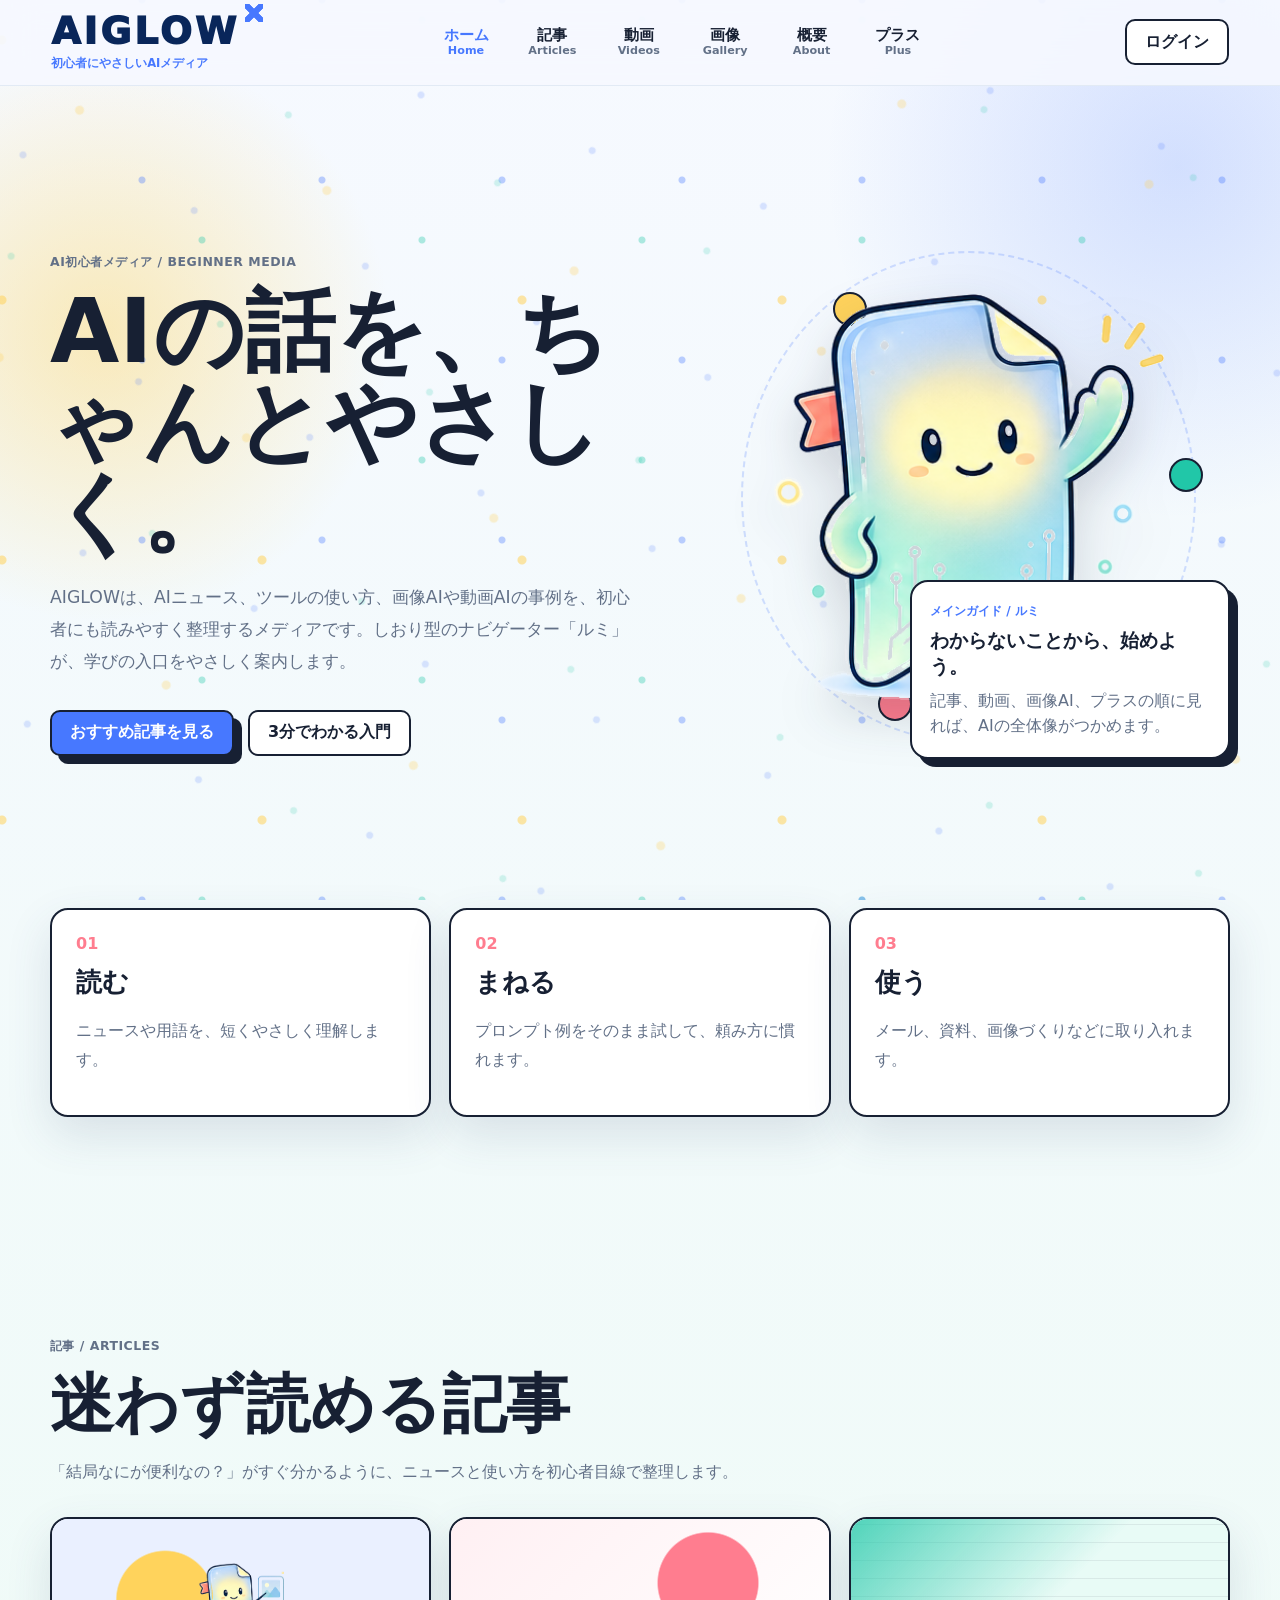
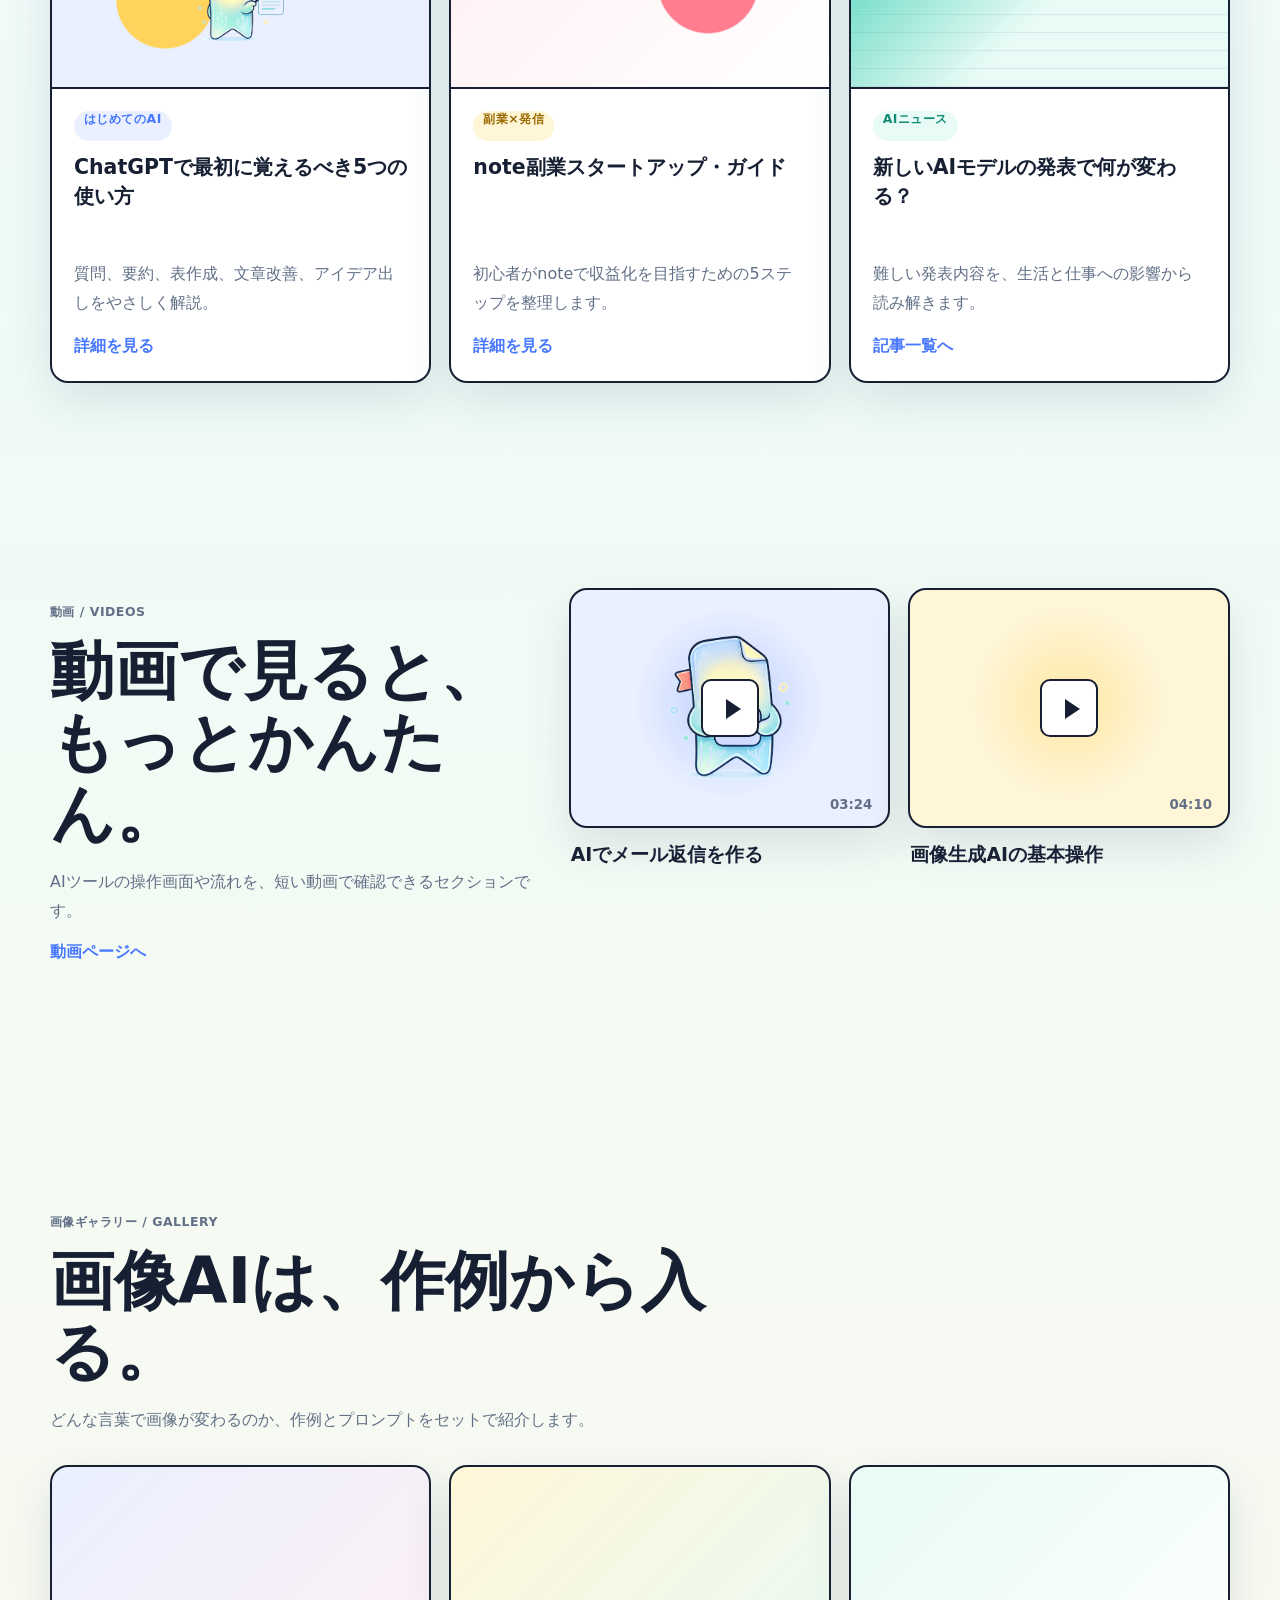
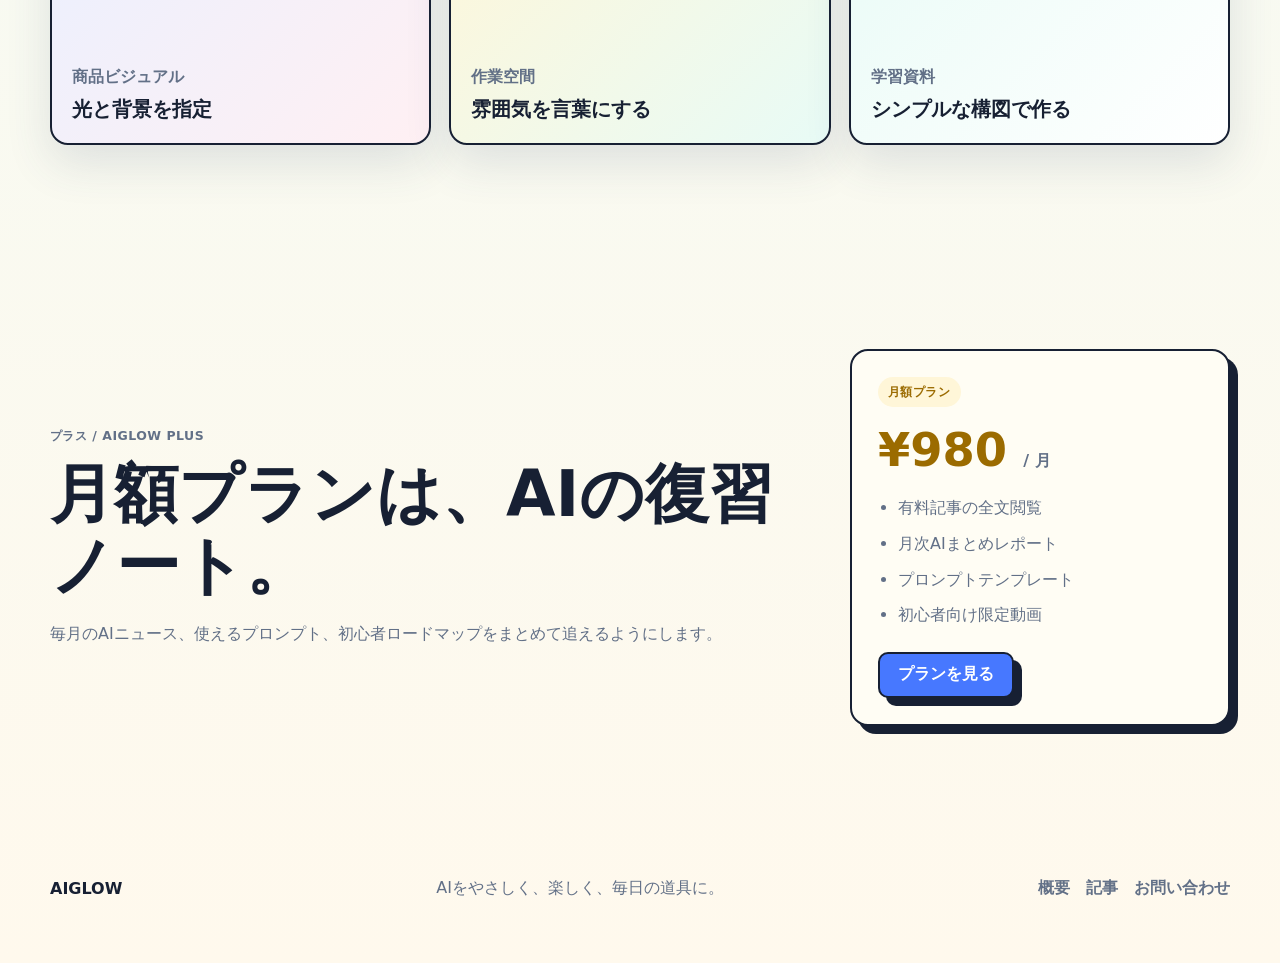
<file: index.html>
<!doctype html>
<html lang="ja">
  <head>
    <meta charset="UTF-8" />
    <meta name="viewport" content="width=device-width, initial-scale=1.0" />
    <meta name="description" content="AIGLOWは、AIニュースやAIツールの使い方を初心者にもやさしく届けるメディアです。" />
    <title>AIGLOW | AIの話を、ちゃんとやさしく。</title>
    <link rel="stylesheet" href="./styles.css" />
  </head>
  <body>
    <div class="sparkle-field" aria-hidden="true"></div>
    <header class="site-header">
      <a class="brand" href="./index.html" aria-label="AIGLOW ホーム"><span class="brand-logo">AIGLOW</span><small>AI Starter Journal</small></a>
      <button class="menu-button" id="menuButton" type="button" aria-expanded="false" aria-controls="siteNav"><span></span><span></span></button>
      <nav class="site-nav" id="siteNav" aria-label="主要ナビゲーション"><a href="./index.html" aria-current="page">Home</a><a href="./articles.html">Articles</a><a href="./videos.html">Videos</a><a href="./gallery.html">Gallery</a><a href="./about.html">About</a><a href="./premium.html">Plus</a></nav>
      <a class="login-button" href="./login.html">ログイン</a>
    </header>
    <aside class="guide-floating" id="guideFloating" aria-label="ルミ"><img src="./assets/lumi-idea.png" alt="AIGLOWのナビゲーター、ルミ" /><p id="guideMessage">ルミがAIの入口を案内するね。</p></aside>
    <main>
      <section class="hero section-watch" data-guide="まずは気になる記事からで大丈夫。ルミといっしょにAIを見ていこう。">
        <div class="hero-copy">
          <p class="kicker">AI初心者メディア / Beginner Media</p>
          <h1>AIの話を、ちゃんとやさしく。</h1>
          <p>AIGLOWは、AIニュース、ツールの使い方、画像AIや動画AIの事例を、初心者にも読みやすく整理するメディアです。しおり型のナビゲーター「ルミ」が、学びの入口をやさしく案内します。</p>
          <div class="hero-actions"><a class="button button-primary" href="./articles.html">おすすめ記事を見る</a><a class="button button-soft" href="#roadmap">3分でわかる入門</a></div>
        </div>
        <div class="hero-guide-card">
          <div class="guide-orbit" aria-hidden="true"><span></span><span></span><span></span></div>
          <img class="hero-guide" src="./assets/lumi-welcome.png" alt="AIGLOWのナビゲーター、ルミ" />
          <div class="guide-speech"><span>メインガイド / ルミ</span><strong>わからないことから、始めよう。</strong><p>記事、動画、画像AI、プラスの順に見れば、AIの全体像がつかめます。</p></div>
        </div>
      </section>
      <section class="roadmap section-watch" id="roadmap" data-guide="3ステップで、AIを今日の道具にしていこう。">
        <article><span>01</span><h2>読む</h2><p>ニュースや用語を、短くやさしく理解します。</p></article>
        <article><span>02</span><h2>まねる</h2><p>プロンプト例をそのまま試して、頼み方に慣れます。</p></article>
        <article><span>03</span><h2>使う</h2><p>メール、資料、画像づくりなどに取り入れます。</p></article>
      </section>
      <section class="section-block section-watch" id="articles" data-guide="記事カードから、気になるテーマを選んでね。">
        <div class="section-head"><p class="kicker">記事 / Articles</p><h2>迷わず読める記事</h2><p>「結局なにが便利なの？」がすぐ分かるように、ニュースと使い方を初心者目線で整理します。</p></div>
        <div class="card-grid">
          <article class="content-card"><div class="card-visual visual-chat"><img src="./assets/lumi-article.png" alt="" /></div><span class="chip chip-blue">はじめてのAI</span><h3>ChatGPTで最初に覚えるべき5つの使い方</h3><p>質問、要約、表作成、文章改善、アイデア出しをやさしく解説。</p><a href="./article-chatgpt.html">詳細を見る</a></article>
          <article class="content-card"><div class="card-visual visual-work"></div><span class="chip chip-yellow">副業×発信</span><h3>note副業スタートアップ・ガイド</h3><p>初心者がnoteで収益化を目指すための5ステップを整理します。</p><a href="./article-note-sidejob.html">詳細を見る</a></article>
          <article class="content-card"><div class="card-visual visual-news"></div><span class="chip chip-mint">AIニュース</span><h3>新しいAIモデルの発表で何が変わる？</h3><p>難しい発表内容を、生活と仕事への影響から読み解きます。</p><a href="./articles.html">記事一覧へ</a></article>
        </div>
      </section>
      <section class="feature-band section-watch" id="videos" data-guide="操作は動画で見ると、ぐっと分かりやすいよ。">
        <div class="section-head"><p class="kicker">動画 / Videos</p><h2>動画で見ると、もっとかんたん。</h2><p>AIツールの操作画面や流れを、短い動画で確認できるセクションです。</p><a class="text-link" href="./videos.html">動画ページへ</a></div>
        <div class="video-grid"><article><div class="video-thumb"><img src="./assets/lumi-video.png" alt="" /><span></span><small>03:24</small></div><h3>AIでメール返信を作る</h3></article><article><div class="video-thumb thumb-yellow"><span></span><small>04:10</small></div><h3>画像生成AIの基本操作</h3></article></div>
      </section>
      <section class="section-block section-watch" id="gallery" data-guide="画像AIは作例から入ると、イメージしやすいよ。">
        <div class="section-head"><p class="kicker">画像ギャラリー / Gallery</p><h2>画像AIは、作例から入る。</h2><p>どんな言葉で画像が変わるのか、作例とプロンプトをセットで紹介します。</p></div>
        <div class="gallery-grid"><a class="gallery-card g1" href="./gallery.html"><span>商品ビジュアル</span><strong>光と背景を指定</strong></a><a class="gallery-card g2" href="./gallery.html"><span>作業空間</span><strong>雰囲気を言葉にする</strong></a><a class="gallery-card g3" href="./gallery.html"><span>学習資料</span><strong>シンプルな構図で作る</strong></a></div>
      </section>
      <section class="premium-section section-watch" id="premium" data-guide="Plusは、AIニュースを追う時間を短くするための復習ノートだよ。">
        <div><p class="kicker">プラス / AIGLOW Plus</p><h2>月額プランは、AIの復習ノート。</h2><p>毎月のAIニュース、使えるプロンプト、初心者ロードマップをまとめて追えるようにします。</p></div>
        <article class="price-card"><span class="chip chip-yellow">月額プラン</span><strong>¥980 <small>/ 月</small></strong><ul><li>有料記事の全文閲覧</li><li>月次AIまとめレポート</li><li>プロンプトテンプレート</li><li>初心者向け限定動画</li></ul><a class="button button-primary" href="./premium.html">プランを見る</a></article>
      </section>
    </main>
    <footer class="site-footer"><strong>AIGLOW</strong><p>AIをやさしく、楽しく、毎日の道具に。</p><nav><a href="./about.html">概要</a><a href="./articles.html">記事</a><a href="./contact.html">お問い合わせ</a></nav></footer>
    <script src="./script.js"></script>
  </body>
</html>
</file>
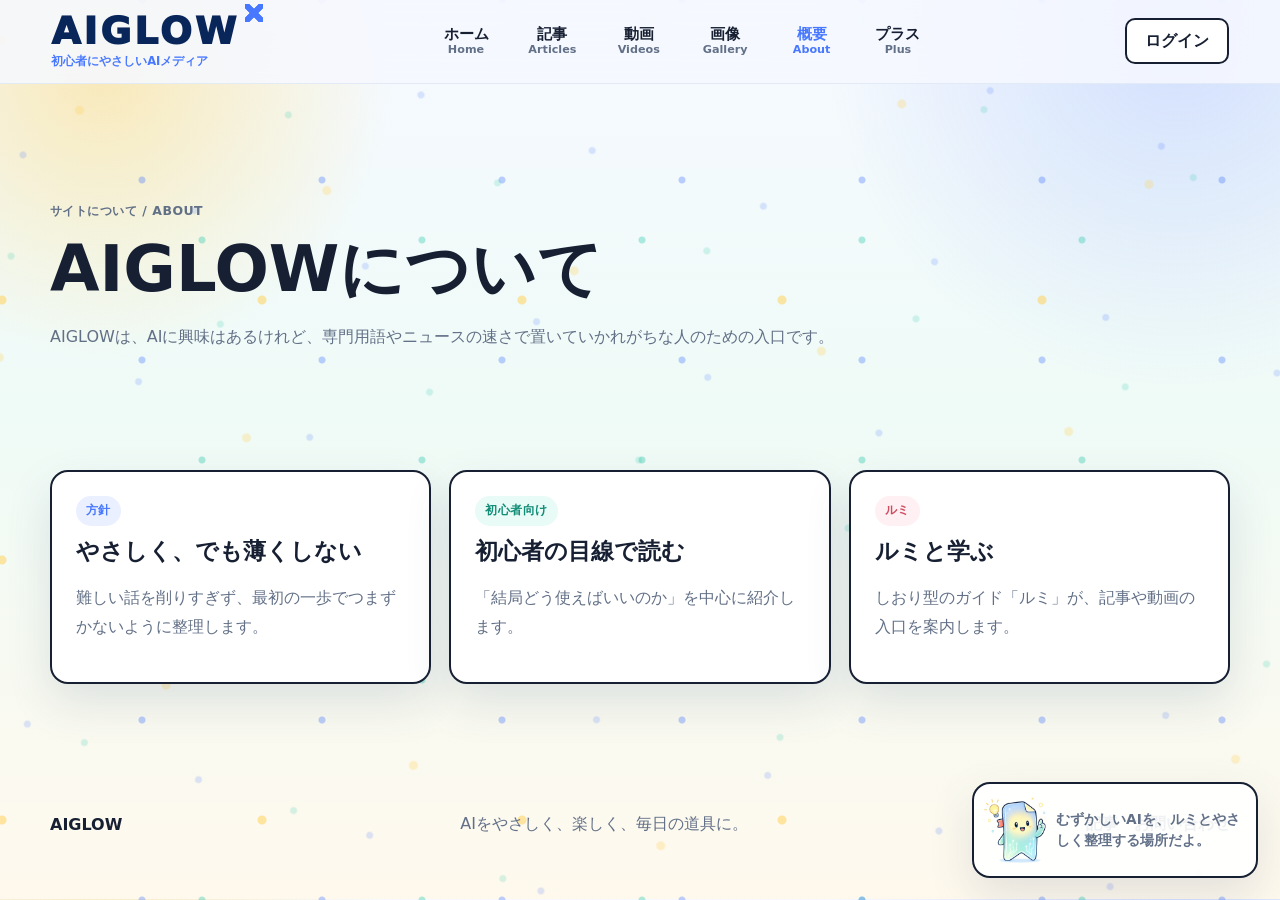
<file: about.html>
<!doctype html>
<html lang="ja">
  <head><meta charset="UTF-8" /><meta name="viewport" content="width=device-width, initial-scale=1.0" /><title>サイトについて | AIGLOW</title><link rel="stylesheet" href="./styles.css" /></head>
  <body><div class="sparkle-field" aria-hidden="true"></div><header class="site-header"><a class="brand" href="./index.html"><img src="./assets/lumi-welcome.png" alt="" /><span><strong>AIGLOW</strong><small>AI Starter Journal</small></span></a><button class="menu-button" id="menuButton" type="button" aria-expanded="false" aria-controls="siteNav"><span></span><span></span></button><nav class="site-nav" id="siteNav"><a href="./index.html">Home</a><a href="./articles.html">Articles</a><a href="./videos.html">Videos</a><a href="./gallery.html">Gallery</a><a href="./about.html" aria-current="page">About</a><a href="./premium.html">Plus</a></nav><a class="login-button" href="./login.html">ログイン</a></header><aside class="guide-floating" id="guideFloating"><img src="./assets/lumi-idea.png" alt="AIGLOWのナビゲーター、ルミ" /><p id="guideMessage">AIGLOWの考え方を紹介するね。</p></aside><main><section class="page-hero section-watch" data-guide="むずかしいAIを、ルミとやさしく整理する場所だよ。"><p class="kicker">サイトについて / About</p><h1>AIGLOWについて</h1><p>AIGLOWは、AIに興味はあるけれど、専門用語やニュースの速さで置いていかれがちな人のための入口です。</p></section><section class="info-grid"><article class="info-card"><span class="chip chip-blue">方針</span><h2>やさしく、でも薄くしない</h2><p>難しい話を削りすぎず、最初の一歩でつまずかないように整理します。</p></article><article class="info-card"><span class="chip chip-mint">初心者向け</span><h2>初心者の目線で読む</h2><p>「結局どう使えばいいのか」を中心に紹介します。</p></article><article class="info-card"><span class="chip chip-coral">ルミ</span><h2>ルミと学ぶ</h2><p>しおり型のガイド「ルミ」が、記事や動画の入口を案内します。</p></article></section></main><footer class="site-footer"><strong>AIGLOW</strong><p>AIをやさしく、楽しく、毎日の道具に。</p><nav><a href="./articles.html">記事</a><a href="./contact.html">お問い合わせ</a></nav></footer><script src="./script.js"></script></body>
</html>
</file>
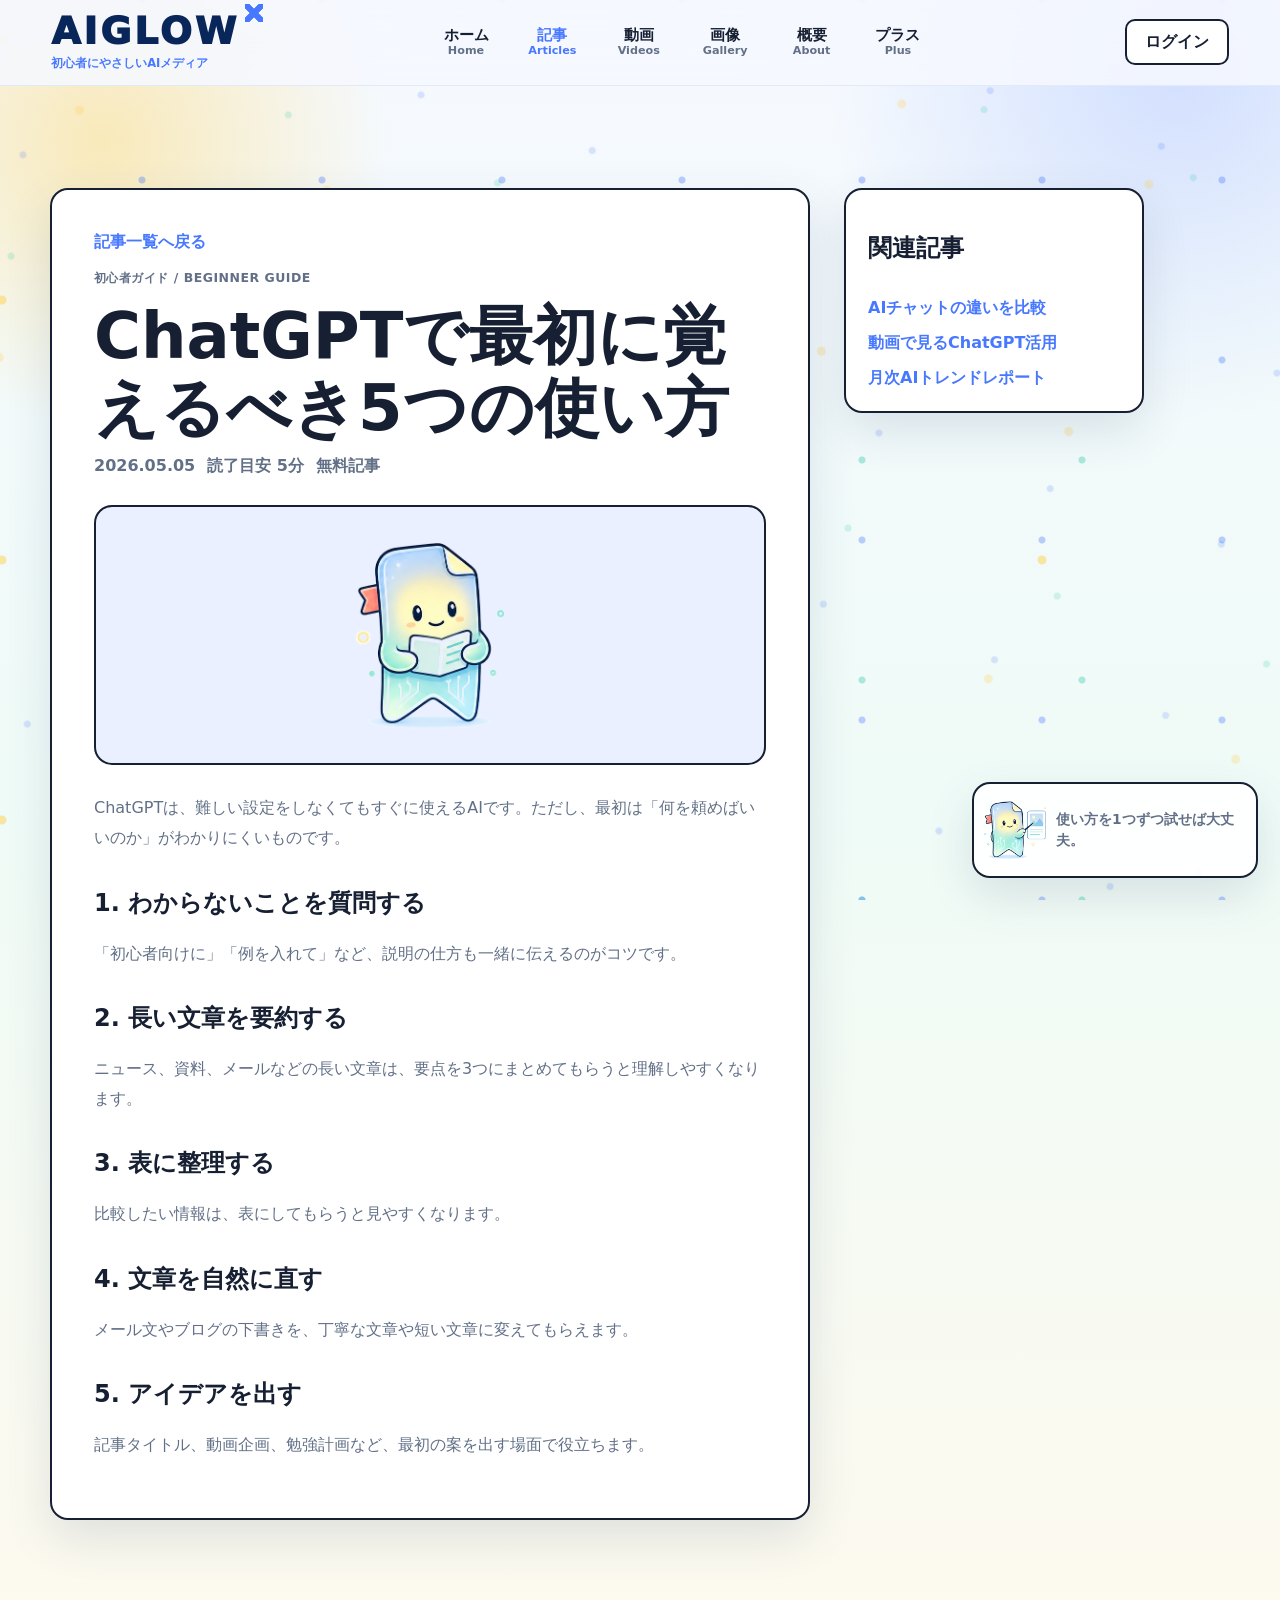
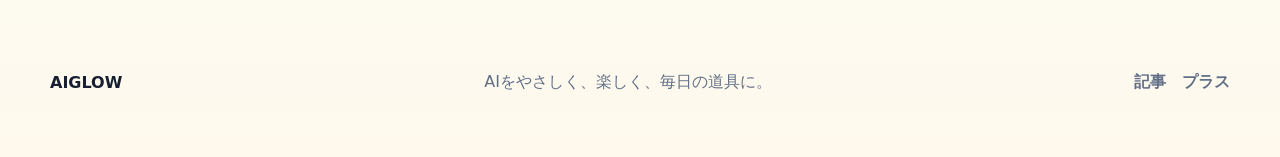
<file: article-chatgpt.html>
<!doctype html>
<html lang="ja">
  <head><meta charset="UTF-8" /><meta name="viewport" content="width=device-width, initial-scale=1.0" /><title>ChatGPTで最初に覚えるべき5つの使い方 | AIGLOW</title><link rel="stylesheet" href="./styles.css" /></head>
  <body><div class="sparkle-field" aria-hidden="true"></div><header class="site-header"><a class="brand" href="./index.html"><span class="brand-logo">AIGLOW</span><small>AI Starter Journal</small></a><button class="menu-button" id="menuButton" type="button" aria-expanded="false" aria-controls="siteNav"><span></span><span></span></button><nav class="site-nav" id="siteNav"><a href="./index.html">Home</a><a href="./articles.html" aria-current="page">Articles</a><a href="./videos.html">Videos</a><a href="./gallery.html">Gallery</a><a href="./about.html">About</a><a href="./premium.html">Plus</a></nav><a class="login-button" href="./login.html">ログイン</a></header><aside class="guide-floating" id="guideFloating"><img src="./assets/lumi-article.png" alt="AIGLOWのナビゲーター、ルミ" /><p id="guideMessage">ルミのおすすめ。この記事は最初の一歩にぴったり。</p></aside><main class="article-layout"><article class="article-body section-watch" data-guide="使い方を1つずつ試せば大丈夫。"><a class="text-link" href="./articles.html">記事一覧へ戻る</a><p class="kicker">初心者ガイド / Beginner Guide</p><h1>ChatGPTで最初に覚えるべき5つの使い方</h1><div class="article-meta"><time datetime="2026-05-05">2026.05.05</time><span>読了目安 5分</span><span>無料記事</span></div><div class="article-hero"><img src="./assets/lumi-reading.png" alt="AIGLOWのナビゲーター、ルミ" /></div><p>ChatGPTは、難しい設定をしなくてもすぐに使えるAIです。ただし、最初は「何を頼めばいいのか」がわかりにくいものです。</p><h2>1. わからないことを質問する</h2><p>「初心者向けに」「例を入れて」など、説明の仕方も一緒に伝えるのがコツです。</p><h2>2. 長い文章を要約する</h2><p>ニュース、資料、メールなどの長い文章は、要点を3つにまとめてもらうと理解しやすくなります。</p><h2>3. 表に整理する</h2><p>比較したい情報は、表にしてもらうと見やすくなります。</p><h2>4. 文章を自然に直す</h2><p>メール文やブログの下書きを、丁寧な文章や短い文章に変えてもらえます。</p><h2>5. アイデアを出す</h2><p>記事タイトル、動画企画、勉強計画など、最初の案を出す場面で役立ちます。</p></article><aside class="article-sidebar"><h2>関連記事</h2><a href="./articles.html">AIチャットの違いを比較</a><a href="./videos.html">動画で見るChatGPT活用</a><a href="./premium.html">月次AIトレンドレポート</a></aside></main><footer class="site-footer"><strong>AIGLOW</strong><p>AIをやさしく、楽しく、毎日の道具に。</p><nav><a href="./articles.html">記事</a><a href="./premium.html">プラス</a></nav></footer><script src="./script.js"></script></body>
</html>
</file>
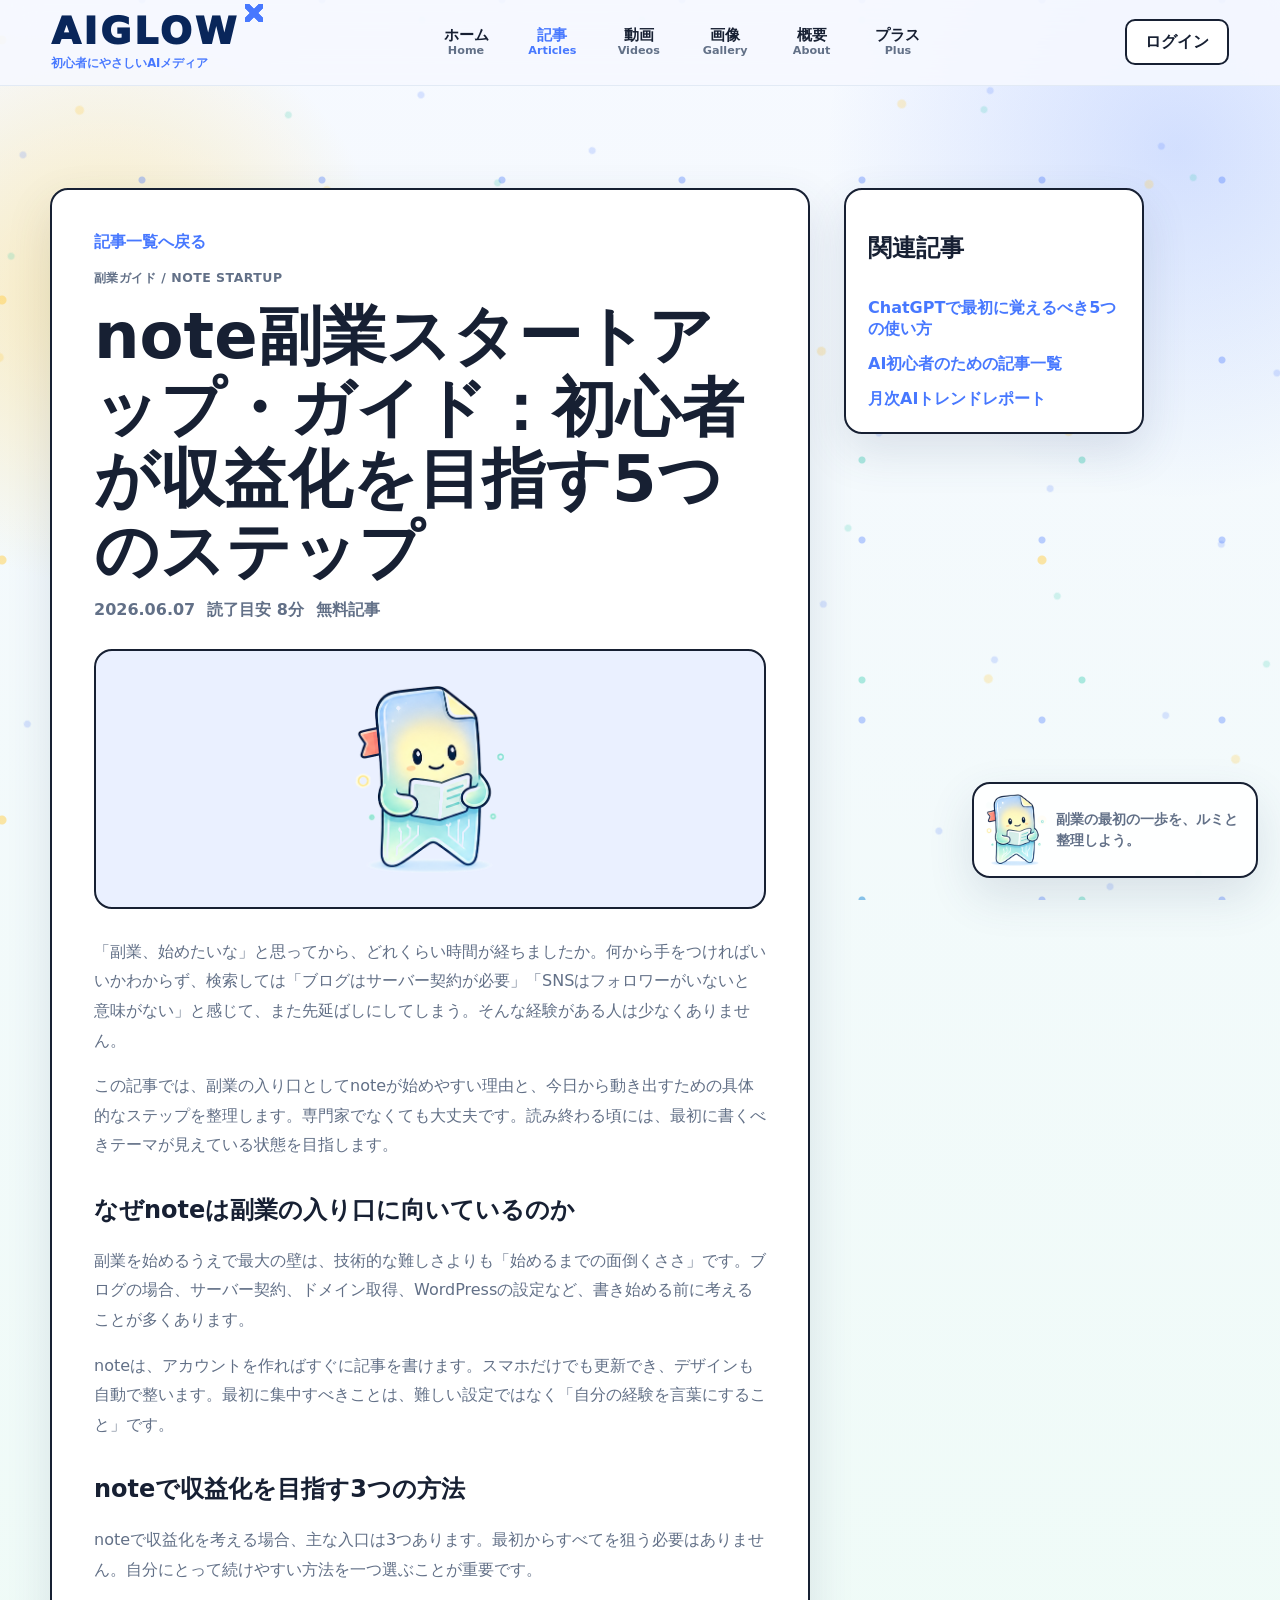
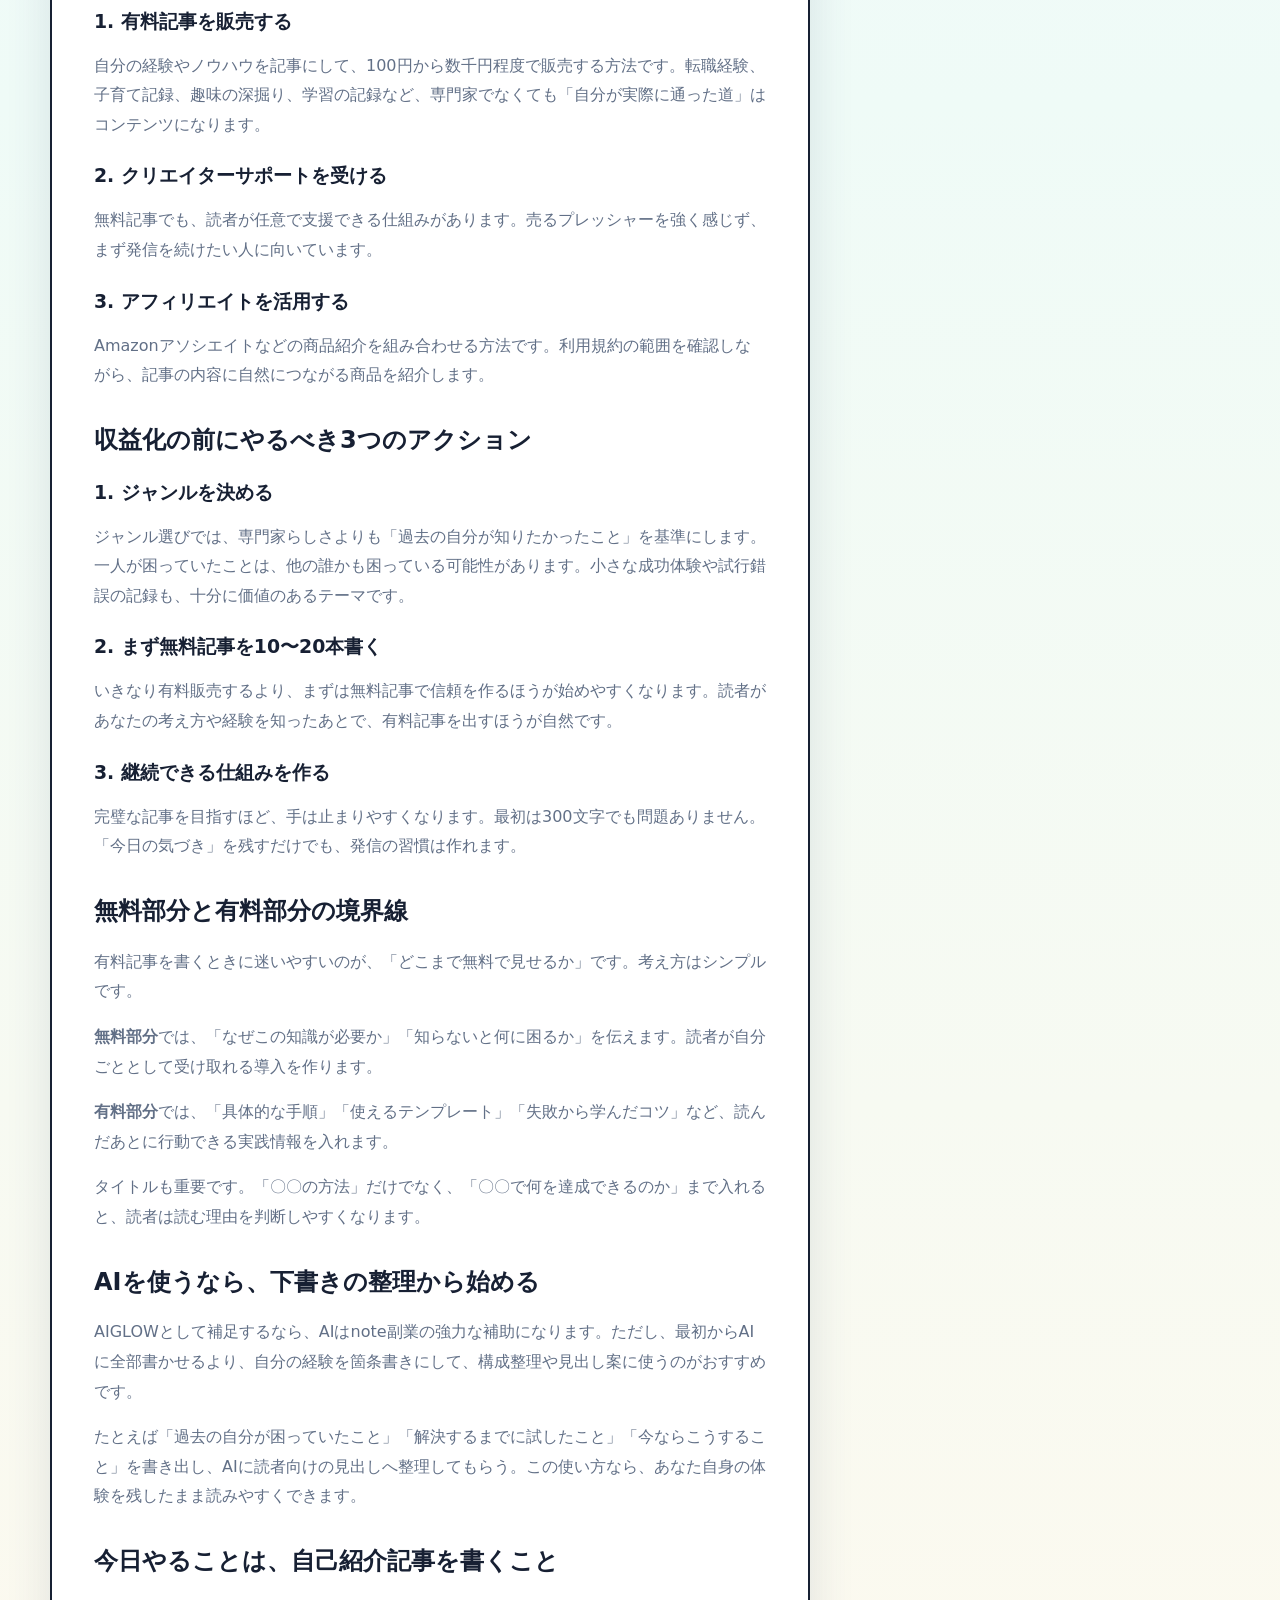
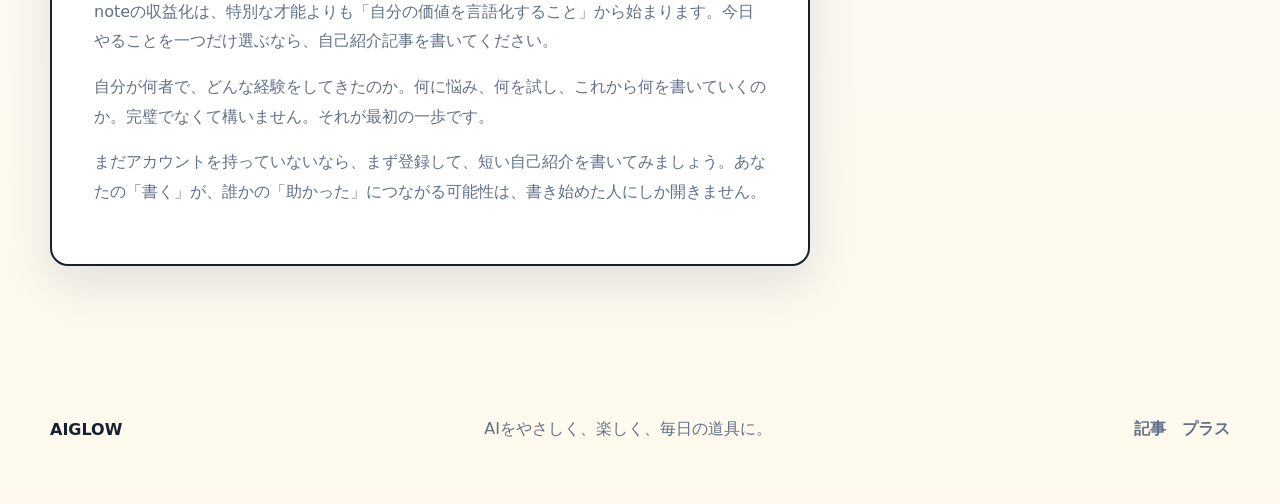
<file: article-note-sidejob.html>
<!doctype html>
<html lang="ja">
  <head>
    <meta charset="UTF-8" />
    <meta name="viewport" content="width=device-width, initial-scale=1.0" />
    <meta name="description" content="noteを副業の入り口として始めるための初心者向けガイド。収益化の方法、無料記事と有料記事の分け方、今日できる最初の一歩を整理します。" />
    <title>note副業スタートアップ・ガイド | AIGLOW</title>
    <link rel="stylesheet" href="./styles.css" />
  </head>
  <body>
    <div class="sparkle-field" aria-hidden="true"></div>
    <header class="site-header">
      <a class="brand" href="./index.html"><span class="brand-logo">AIGLOW</span><small>AI Starter Journal</small></a>
      <button class="menu-button" id="menuButton" type="button" aria-expanded="false" aria-controls="siteNav"><span></span><span></span></button>
      <nav class="site-nav" id="siteNav">
        <a href="./index.html">Home</a><a href="./articles.html" aria-current="page">Articles</a><a href="./videos.html">Videos</a><a href="./gallery.html">Gallery</a><a href="./about.html">About</a><a href="./premium.html">Plus</a>
      </nav>
      <a class="login-button" href="./login.html">ログイン</a>
    </header>

    <aside class="guide-floating" id="guideFloating">
      <img src="./assets/lumi-reading.png" alt="AIGLOWのナビゲーター、ルミ" />
      <p id="guideMessage">副業の最初の一歩を、ルミと整理しよう。</p>
    </aside>

    <main class="article-layout">
      <article class="article-body section-watch" data-guide="まずは自己紹介記事から始めるのがおすすめ。">
        <a class="text-link" href="./articles.html">記事一覧へ戻る</a>
        <p class="kicker">副業ガイド / note Startup</p>
        <h1>note副業スタートアップ・ガイド：初心者が収益化を目指す5つのステップ</h1>
        <div class="article-meta"><time datetime="2026-06-07">2026.06.07</time><span>読了目安 8分</span><span>無料記事</span></div>
        <div class="article-hero"><img src="./assets/lumi-reading.png" alt="記事を読むルミ" /></div>

        <p>「副業、始めたいな」と思ってから、どれくらい時間が経ちましたか。何から手をつければいいかわからず、検索しては「ブログはサーバー契約が必要」「SNSはフォロワーがいないと意味がない」と感じて、また先延ばしにしてしまう。そんな経験がある人は少なくありません。</p>
        <p>この記事では、副業の入り口としてnoteが始めやすい理由と、今日から動き出すための具体的なステップを整理します。専門家でなくても大丈夫です。読み終わる頃には、最初に書くべきテーマが見えている状態を目指します。</p>

        <h2>なぜnoteは副業の入り口に向いているのか</h2>
        <p>副業を始めるうえで最大の壁は、技術的な難しさよりも「始めるまでの面倒くささ」です。ブログの場合、サーバー契約、ドメイン取得、WordPressの設定など、書き始める前に考えることが多くあります。</p>
        <p>noteは、アカウントを作ればすぐに記事を書けます。スマホだけでも更新でき、デザインも自動で整います。最初に集中すべきことは、難しい設定ではなく「自分の経験を言葉にすること」です。</p>

        <h2>noteで収益化を目指す3つの方法</h2>
        <p>noteで収益化を考える場合、主な入口は3つあります。最初からすべてを狙う必要はありません。自分にとって続けやすい方法を一つ選ぶことが重要です。</p>
        <h3>1. 有料記事を販売する</h3>
        <p>自分の経験やノウハウを記事にして、100円から数千円程度で販売する方法です。転職経験、子育て記録、趣味の深掘り、学習の記録など、専門家でなくても「自分が実際に通った道」はコンテンツになります。</p>
        <h3>2. クリエイターサポートを受ける</h3>
        <p>無料記事でも、読者が任意で支援できる仕組みがあります。売るプレッシャーを強く感じず、まず発信を続けたい人に向いています。</p>
        <h3>3. アフィリエイトを活用する</h3>
        <p>Amazonアソシエイトなどの商品紹介を組み合わせる方法です。利用規約の範囲を確認しながら、記事の内容に自然につながる商品を紹介します。</p>

        <h2>収益化の前にやるべき3つのアクション</h2>
        <h3>1. ジャンルを決める</h3>
        <p>ジャンル選びでは、専門家らしさよりも「過去の自分が知りたかったこと」を基準にします。一人が困っていたことは、他の誰かも困っている可能性があります。小さな成功体験や試行錯誤の記録も、十分に価値のあるテーマです。</p>
        <h3>2. まず無料記事を10〜20本書く</h3>
        <p>いきなり有料販売するより、まずは無料記事で信頼を作るほうが始めやすくなります。読者があなたの考え方や経験を知ったあとで、有料記事を出すほうが自然です。</p>
        <h3>3. 継続できる仕組みを作る</h3>
        <p>完璧な記事を目指すほど、手は止まりやすくなります。最初は300文字でも問題ありません。「今日の気づき」を残すだけでも、発信の習慣は作れます。</p>

        <h2>無料部分と有料部分の境界線</h2>
        <p>有料記事を書くときに迷いやすいのが、「どこまで無料で見せるか」です。考え方はシンプルです。</p>
        <p><strong>無料部分</strong>では、「なぜこの知識が必要か」「知らないと何に困るか」を伝えます。読者が自分ごととして受け取れる導入を作ります。</p>
        <p><strong>有料部分</strong>では、「具体的な手順」「使えるテンプレート」「失敗から学んだコツ」など、読んだあとに行動できる実践情報を入れます。</p>
        <p>タイトルも重要です。「〇〇の方法」だけでなく、「〇〇で何を達成できるのか」まで入れると、読者は読む理由を判断しやすくなります。</p>

        <h2>AIを使うなら、下書きの整理から始める</h2>
        <p>AIGLOWとして補足するなら、AIはnote副業の強力な補助になります。ただし、最初からAIに全部書かせるより、自分の経験を箇条書きにして、構成整理や見出し案に使うのがおすすめです。</p>
        <p>たとえば「過去の自分が困っていたこと」「解決するまでに試したこと」「今ならこうすること」を書き出し、AIに読者向けの見出しへ整理してもらう。この使い方なら、あなた自身の体験を残したまま読みやすくできます。</p>

        <h2>今日やることは、自己紹介記事を書くこと</h2>
        <p>noteの収益化は、特別な才能よりも「自分の価値を言語化すること」から始まります。今日やることを一つだけ選ぶなら、自己紹介記事を書いてください。</p>
        <p>自分が何者で、どんな経験をしてきたのか。何に悩み、何を試し、これから何を書いていくのか。完璧でなくて構いません。それが最初の一歩です。</p>
        <p>まだアカウントを持っていないなら、まず登録して、短い自己紹介を書いてみましょう。あなたの「書く」が、誰かの「助かった」につながる可能性は、書き始めた人にしか開きません。</p>
      </article>

      <aside class="article-sidebar">
        <h2>関連記事</h2>
        <a href="./article-chatgpt.html">ChatGPTで最初に覚えるべき5つの使い方</a>
        <a href="./articles.html">AI初心者のための記事一覧</a>
        <a href="./premium.html">月次AIトレンドレポート</a>
      </aside>
    </main>

    <footer class="site-footer"><strong>AIGLOW</strong><p>AIをやさしく、楽しく、毎日の道具に。</p><nav><a href="./articles.html">記事</a><a href="./premium.html">プラス</a></nav></footer>
    <script src="./script.js"></script>
  </body>
</html>
</file>
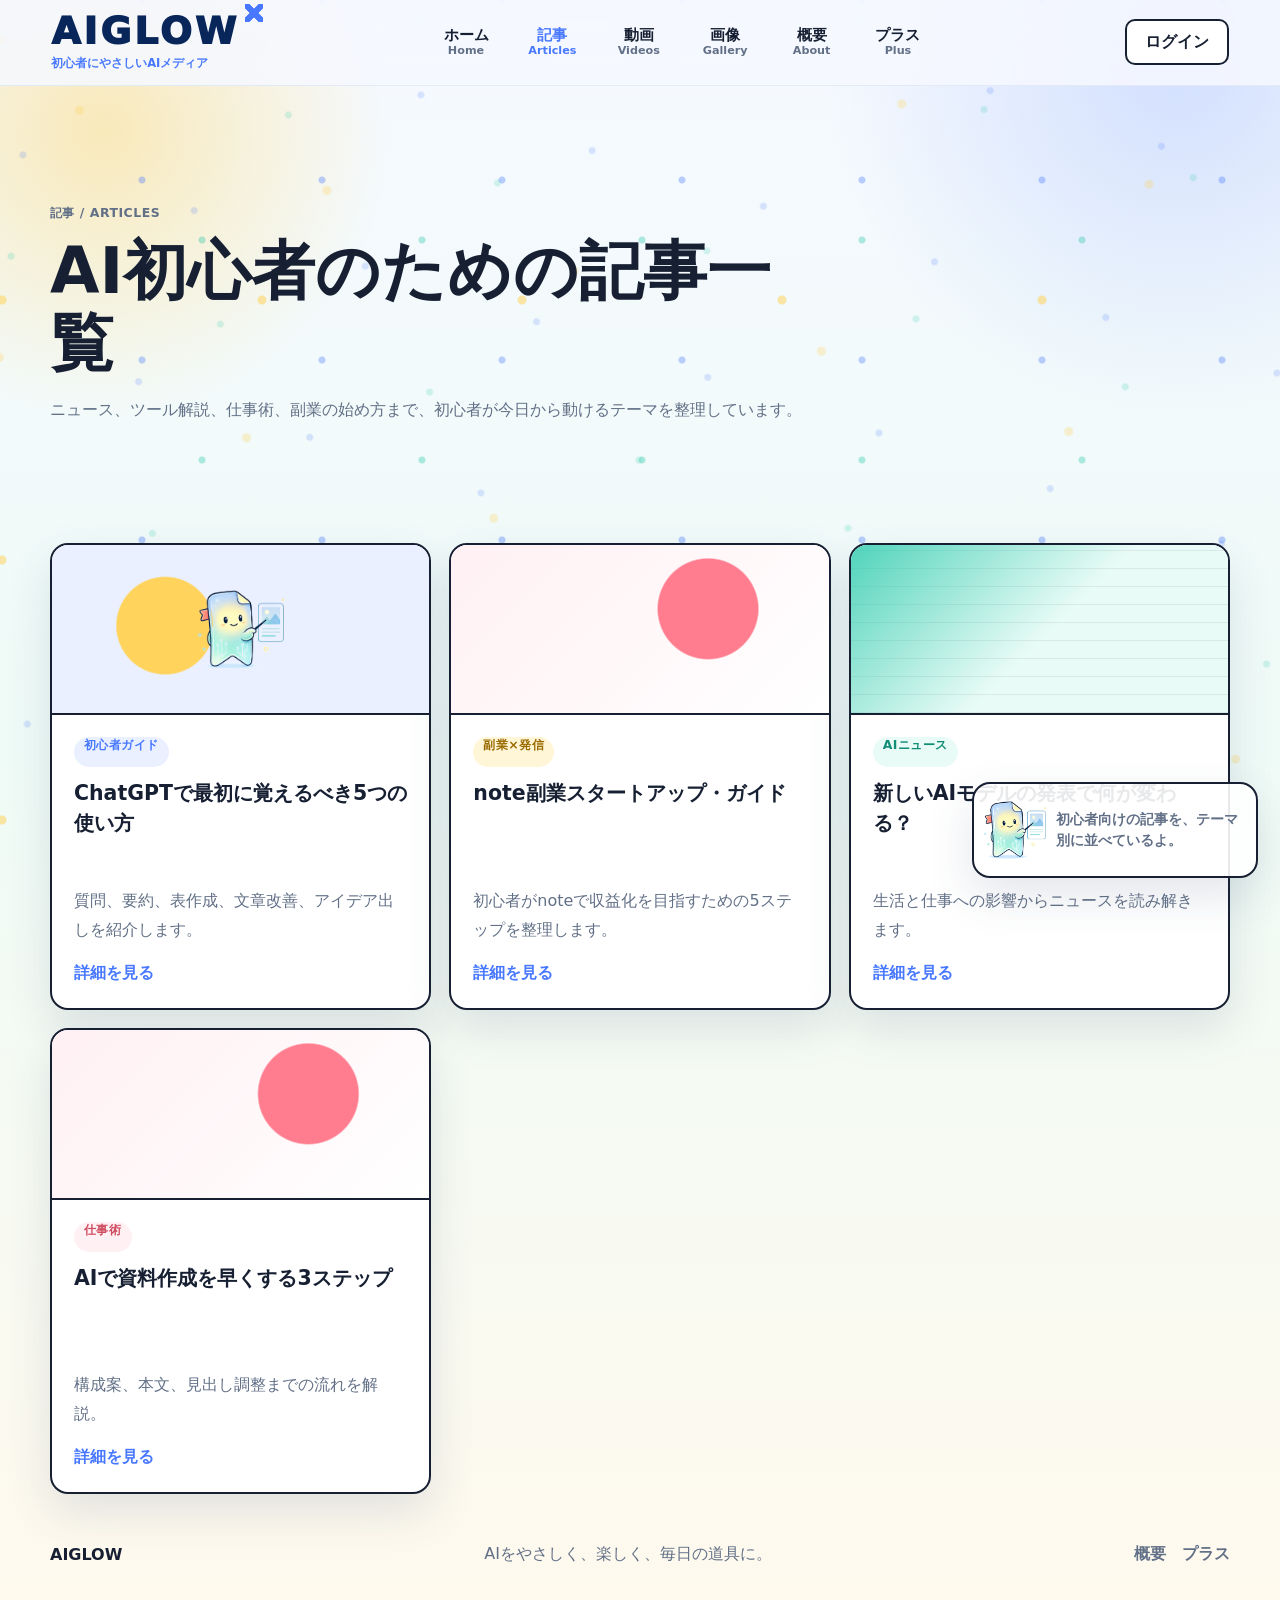
<file: articles.html>
<!doctype html>
<html lang="ja">
  <head>
    <meta charset="UTF-8" />
    <meta name="viewport" content="width=device-width, initial-scale=1.0" />
    <title>記事 | AIGLOW</title>
    <link rel="stylesheet" href="./styles.css" />
  </head>
  <body>
    <div class="sparkle-field" aria-hidden="true"></div>
    <header class="site-header">
      <a class="brand" href="./index.html"><span class="brand-logo">AIGLOW</span><small>AI Starter Journal</small></a>
      <button class="menu-button" id="menuButton" type="button" aria-expanded="false" aria-controls="siteNav"><span></span><span></span></button>
      <nav class="site-nav" id="siteNav"><a href="./index.html">Home</a><a href="./articles.html" aria-current="page">Articles</a><a href="./videos.html">Videos</a><a href="./gallery.html">Gallery</a><a href="./about.html">About</a><a href="./premium.html">Plus</a></nav>
      <a class="login-button" href="./login.html">ログイン</a>
    </header>
    <aside class="guide-floating" id="guideFloating"><img src="./assets/lumi-article.png" alt="AIGLOWのナビゲーター、ルミ" /><p id="guideMessage">ルミと記事を選ぶところから始めよう。</p></aside>
    <main>
      <section class="page-hero section-watch" data-guide="初心者向けの記事を、テーマ別に並べているよ。">
        <p class="kicker">記事 / Articles</p>
        <h1>AI初心者のための記事一覧</h1>
        <p>ニュース、ツール解説、仕事術、副業の始め方まで、初心者が今日から動けるテーマを整理しています。</p>
      </section>
      <section class="card-grid section-watch" data-guide="note副業の記事は、発信を始めたい人におすすめ。">
        <article class="content-card">
          <div class="card-visual visual-chat"><img src="./assets/lumi-article.png" alt="" /></div>
          <span class="chip chip-blue">初心者ガイド</span>
          <h3>ChatGPTで最初に覚えるべき5つの使い方</h3>
          <p>質問、要約、表作成、文章改善、アイデア出しを紹介します。</p>
          <a href="./article-chatgpt.html">詳細を見る</a>
        </article>
        <article class="content-card">
          <div class="card-visual visual-work"></div>
          <span class="chip chip-yellow">副業×発信</span>
          <h3>note副業スタートアップ・ガイド</h3>
          <p>初心者がnoteで収益化を目指すための5ステップを整理します。</p>
          <a href="./article-note-sidejob.html">詳細を見る</a>
        </article>
        <article class="content-card">
          <div class="card-visual visual-news"></div>
          <span class="chip chip-mint">AIニュース</span>
          <h3>新しいAIモデルの発表で何が変わる？</h3>
          <p>生活と仕事への影響からニュースを読み解きます。</p>
          <a href="./article-chatgpt.html">詳細を見る</a>
        </article>
        <article class="content-card">
          <div class="card-visual visual-work"></div>
          <span class="chip chip-coral">仕事術</span>
          <h3>AIで資料作成を早くする3ステップ</h3>
          <p>構成案、本文、見出し調整までの流れを解説。</p>
          <a href="./article-chatgpt.html">詳細を見る</a>
        </article>
      </section>
    </main>
    <footer class="site-footer"><strong>AIGLOW</strong><p>AIをやさしく、楽しく、毎日の道具に。</p><nav><a href="./about.html">概要</a><a href="./premium.html">プラス</a></nav></footer>
    <script src="./script.js"></script>
  </body>
</html>
</file>
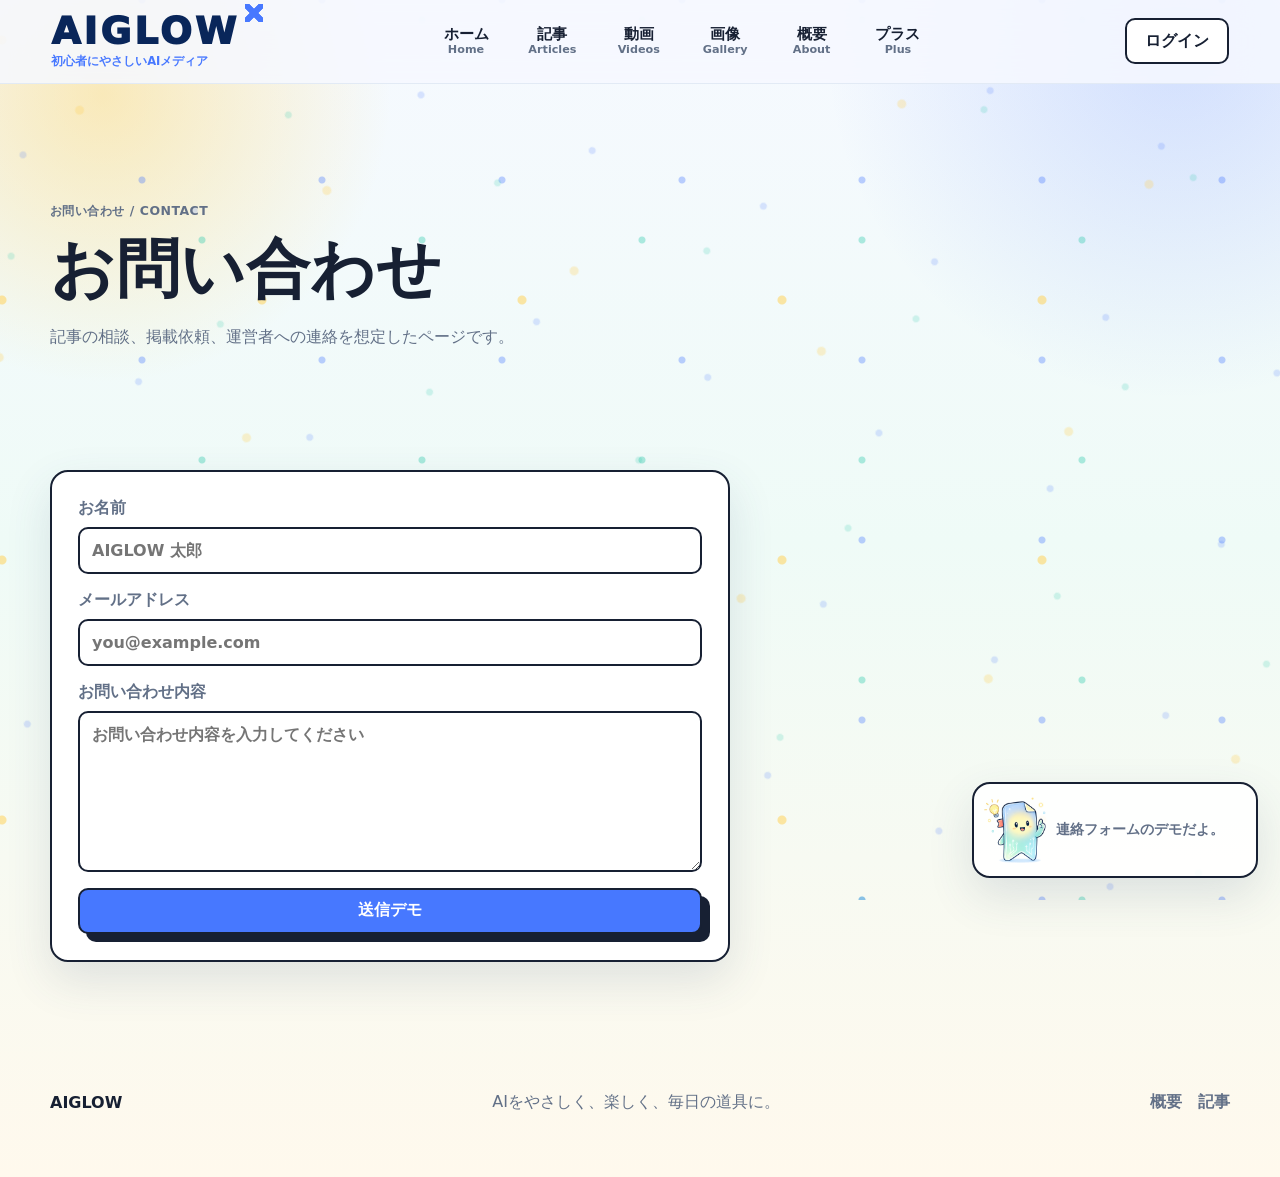
<file: contact.html>
<!doctype html>
<html lang="ja">
  <head><meta charset="UTF-8" /><meta name="viewport" content="width=device-width, initial-scale=1.0" /><title>お問い合わせ | AIGLOW</title><link rel="stylesheet" href="./styles.css" /></head>
  <body><div class="sparkle-field" aria-hidden="true"></div><header class="site-header"><a class="brand" href="./index.html"><img src="./assets/lumi-welcome.png" alt="" /><span><strong>AIGLOW</strong><small>AI Starter Journal</small></span></a><button class="menu-button" id="menuButton" type="button" aria-expanded="false" aria-controls="siteNav"><span></span><span></span></button><nav class="site-nav" id="siteNav"><a href="./index.html">Home</a><a href="./articles.html">Articles</a><a href="./videos.html">Videos</a><a href="./gallery.html">Gallery</a><a href="./about.html">About</a><a href="./premium.html">Plus</a></nav><a class="login-button" href="./login.html">ログイン</a></header><aside class="guide-floating" id="guideFloating"><img src="./assets/lumi-idea.png" alt="AIGLOWのナビゲーター、ルミ" /><p id="guideMessage">連絡フォームのデモだよ。</p></aside><main><section class="page-hero"><p class="kicker">お問い合わせ / Contact</p><h1>お問い合わせ</h1><p>記事の相談、掲載依頼、運営者への連絡を想定したページです。</p></section><form class="form-panel"><label><span>お名前</span><input type="text" placeholder="AIGLOW 太郎" /></label><label><span>メールアドレス</span><input type="email" placeholder="you@example.com" /></label><label><span>お問い合わせ内容</span><textarea rows="7" placeholder="お問い合わせ内容を入力してください"></textarea></label><button class="button button-primary" type="button">送信デモ</button></form></main><footer class="site-footer"><strong>AIGLOW</strong><p>AIをやさしく、楽しく、毎日の道具に。</p><nav><a href="./about.html">概要</a><a href="./articles.html">記事</a></nav></footer><script src="./script.js"></script></body>
</html>
</file>
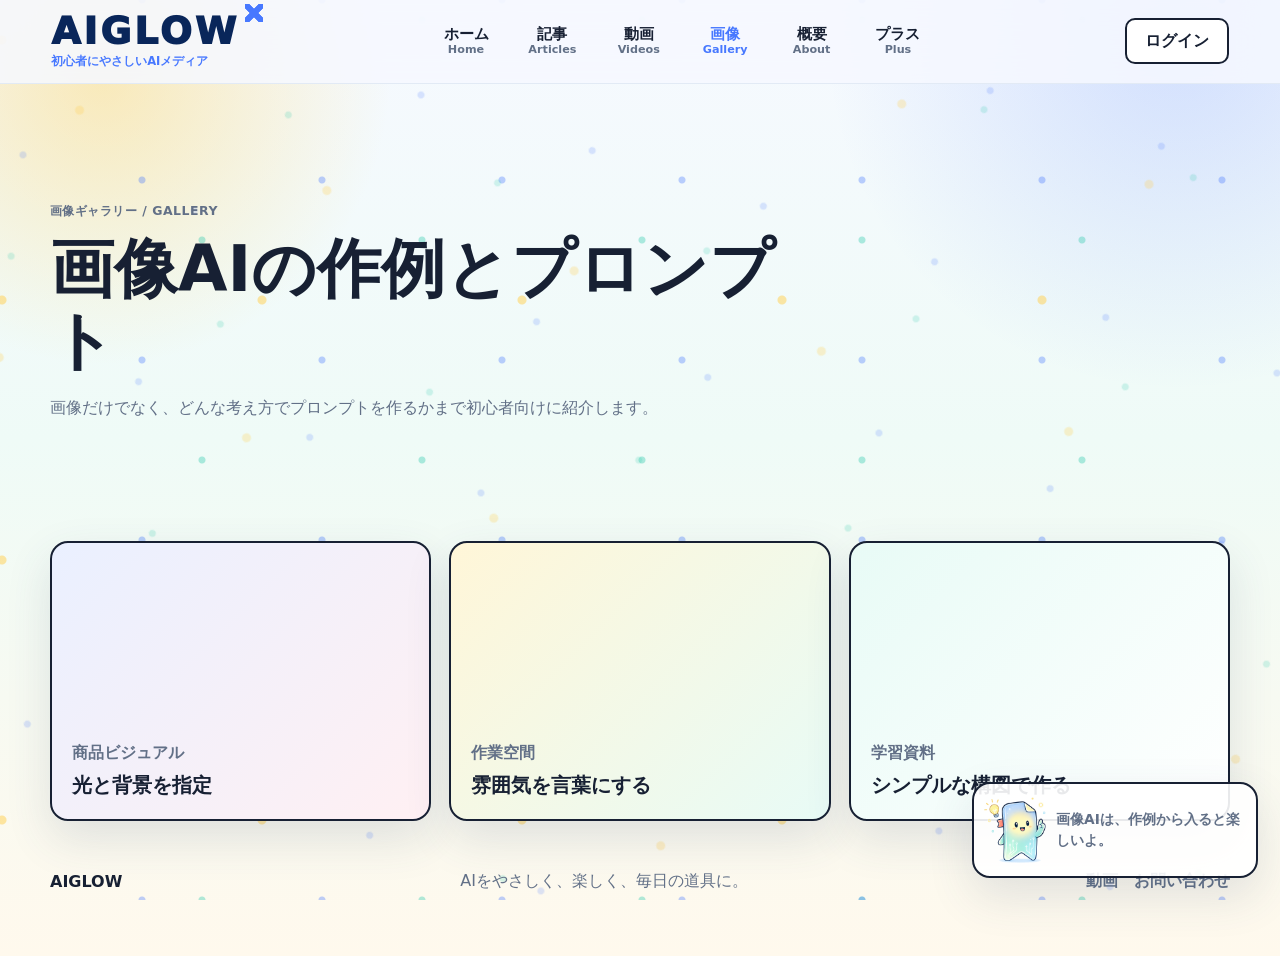
<file: gallery.html>
<!doctype html>
<html lang="ja">
  <head><meta charset="UTF-8" /><meta name="viewport" content="width=device-width, initial-scale=1.0" /><title>画像ギャラリー | AIGLOW</title><link rel="stylesheet" href="./styles.css" /></head>
  <body><div class="sparkle-field" aria-hidden="true"></div><header class="site-header"><a class="brand" href="./index.html"><img src="./assets/lumi-welcome.png" alt="" /><span><strong>AIGLOW</strong><small>AI Starter Journal</small></span></a><button class="menu-button" id="menuButton" type="button" aria-expanded="false" aria-controls="siteNav"><span></span><span></span></button><nav class="site-nav" id="siteNav"><a href="./index.html">Home</a><a href="./articles.html">Articles</a><a href="./videos.html">Videos</a><a href="./gallery.html" aria-current="page">Gallery</a><a href="./about.html">About</a><a href="./premium.html">Plus</a></nav><a class="login-button" href="./login.html">ログイン</a></header><aside class="guide-floating" id="guideFloating"><img src="./assets/lumi-idea.png" alt="AIGLOWのナビゲーター、ルミ" /><p id="guideMessage">作例を見ると、プロンプトが考えやすくなるよ。</p></aside><main><section class="page-hero section-watch" data-guide="画像AIは、作例から入ると楽しいよ。"><p class="kicker">画像ギャラリー / Gallery</p><h1>画像AIの作例とプロンプト</h1><p>画像だけでなく、どんな考え方でプロンプトを作るかまで初心者向けに紹介します。</p></section><section class="gallery-grid"><a class="gallery-card g1" href="#"><span>商品ビジュアル</span><strong>光と背景を指定</strong></a><a class="gallery-card g2" href="#"><span>作業空間</span><strong>雰囲気を言葉にする</strong></a><a class="gallery-card g3" href="#"><span>学習資料</span><strong>シンプルな構図で作る</strong></a></section></main><footer class="site-footer"><strong>AIGLOW</strong><p>AIをやさしく、楽しく、毎日の道具に。</p><nav><a href="./videos.html">動画</a><a href="./contact.html">お問い合わせ</a></nav></footer><script src="./script.js"></script></body>
</html>
</file>
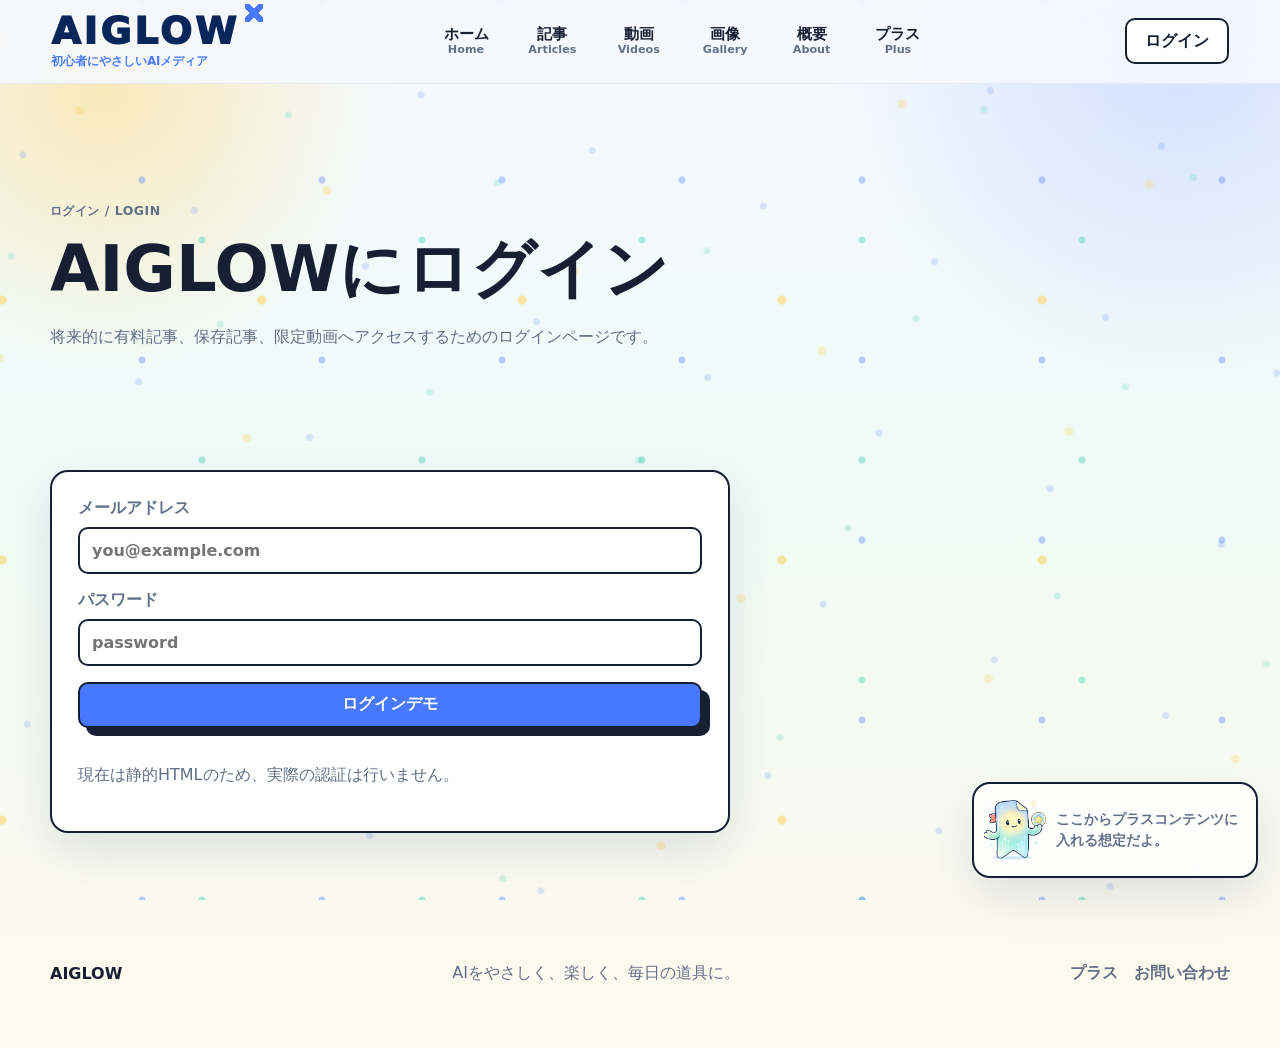
<file: login.html>
<!doctype html>
<html lang="ja">
  <head><meta charset="UTF-8" /><meta name="viewport" content="width=device-width, initial-scale=1.0" /><title>ログイン | AIGLOW</title><link rel="stylesheet" href="./styles.css" /></head>
  <body><div class="sparkle-field" aria-hidden="true"></div><header class="site-header"><a class="brand" href="./index.html"><img src="./assets/lumi-welcome.png" alt="" /><span><strong>AIGLOW</strong><small>AI Starter Journal</small></span></a><button class="menu-button" id="menuButton" type="button" aria-expanded="false" aria-controls="siteNav"><span></span><span></span></button><nav class="site-nav" id="siteNav"><a href="./index.html">Home</a><a href="./articles.html">Articles</a><a href="./videos.html">Videos</a><a href="./gallery.html">Gallery</a><a href="./about.html">About</a><a href="./premium.html">Plus</a></nav><a class="login-button" href="./login.html" aria-current="page">ログイン</a></header><aside class="guide-floating" id="guideFloating"><img src="./assets/lumi-plus.png" alt="AIGLOWのナビゲーター、ルミ" /><p id="guideMessage">ここからプラスコンテンツに入れる想定だよ。</p></aside><main><section class="page-hero"><p class="kicker">ログイン / Login</p><h1>AIGLOWにログイン</h1><p>将来的に有料記事、保存記事、限定動画へアクセスするためのログインページです。</p></section><form class="form-panel"><label><span>メールアドレス</span><input type="email" placeholder="you@example.com" /></label><label><span>パスワード</span><input type="password" placeholder="password" /></label><button class="button button-primary" type="button">ログインデモ</button><p>現在は静的HTMLのため、実際の認証は行いません。</p></form></main><footer class="site-footer"><strong>AIGLOW</strong><p>AIをやさしく、楽しく、毎日の道具に。</p><nav><a href="./premium.html">プラス</a><a href="./contact.html">お問い合わせ</a></nav></footer><script src="./script.js"></script></body>
</html>
</file>
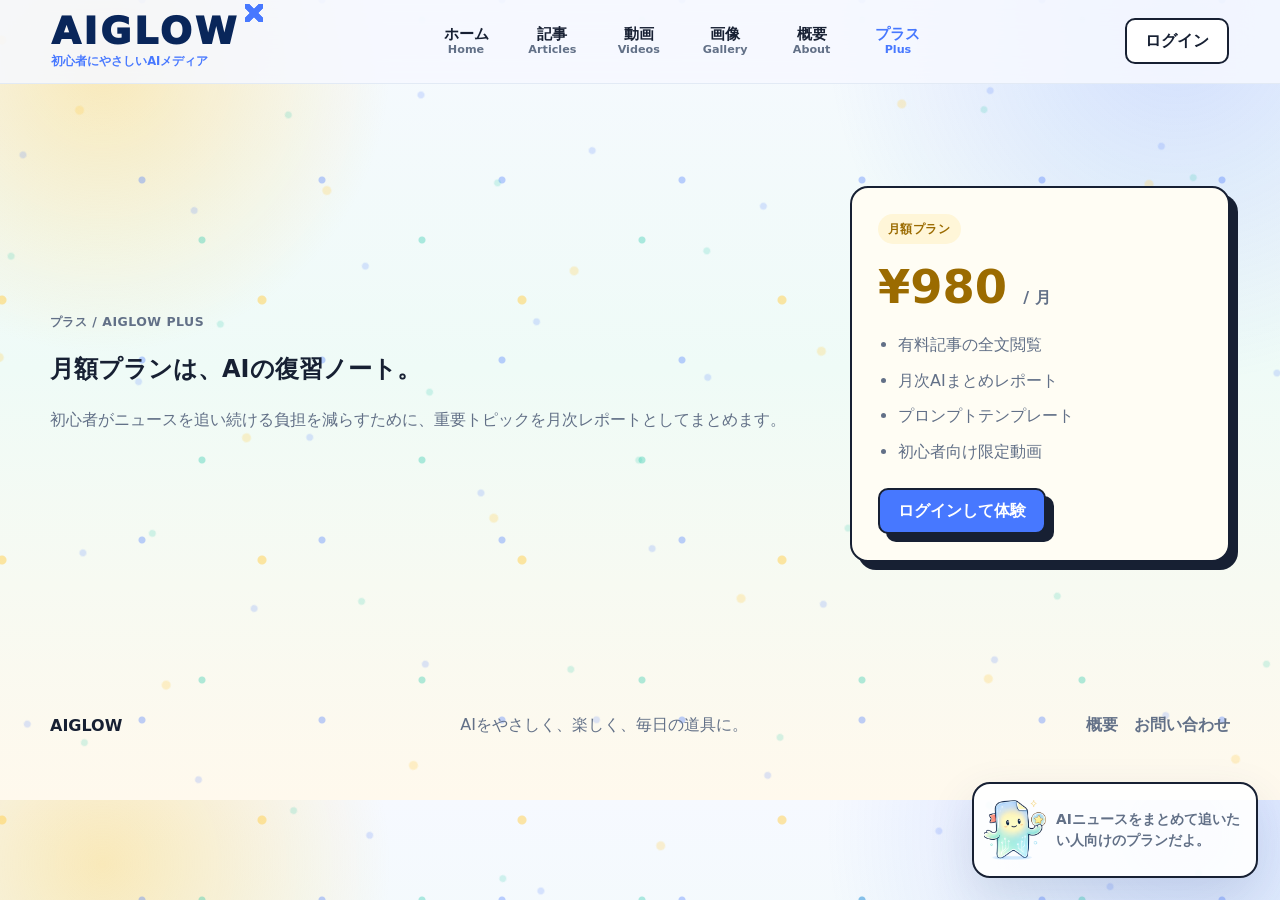
<file: premium.html>
<!doctype html>
<html lang="ja">
  <head><meta charset="UTF-8" /><meta name="viewport" content="width=device-width, initial-scale=1.0" /><title>プラス | AIGLOW</title><link rel="stylesheet" href="./styles.css" /></head>
  <body><div class="sparkle-field" aria-hidden="true"></div><header class="site-header"><a class="brand" href="./index.html"><img src="./assets/lumi-welcome.png" alt="" /><span><strong>AIGLOW</strong><small>AI Starter Journal</small></span></a><button class="menu-button" id="menuButton" type="button" aria-expanded="false" aria-controls="siteNav"><span></span><span></span></button><nav class="site-nav" id="siteNav"><a href="./index.html">Home</a><a href="./articles.html">Articles</a><a href="./videos.html">Videos</a><a href="./gallery.html">Gallery</a><a href="./about.html">About</a><a href="./premium.html" aria-current="page">Plus</a></nav><a class="login-button" href="./login.html">ログイン</a></header><aside class="guide-floating" id="guideFloating"><img src="./assets/lumi-plus.png" alt="AIGLOWのナビゲーター、ルミ" /><p id="guideMessage">プラスはAIの復習ノートだよ。</p></aside><main><section class="premium-section section-watch" data-guide="AIニュースをまとめて追いたい人向けのプランだよ。"><div><p class="kicker">プラス / AIGLOW Plus</p><h1>月額プランは、AIの復習ノート。</h1><p>初心者がニュースを追い続ける負担を減らすために、重要トピックを月次レポートとしてまとめます。</p></div><article class="price-card"><span class="chip chip-yellow">月額プラン</span><strong>¥980 <small>/ 月</small></strong><ul><li>有料記事の全文閲覧</li><li>月次AIまとめレポート</li><li>プロンプトテンプレート</li><li>初心者向け限定動画</li></ul><a class="button button-primary" href="./login.html">ログインして体験</a></article></section></main><footer class="site-footer"><strong>AIGLOW</strong><p>AIをやさしく、楽しく、毎日の道具に。</p><nav><a href="./about.html">概要</a><a href="./contact.html">お問い合わせ</a></nav></footer><script src="./script.js"></script></body>
</html>
</file>
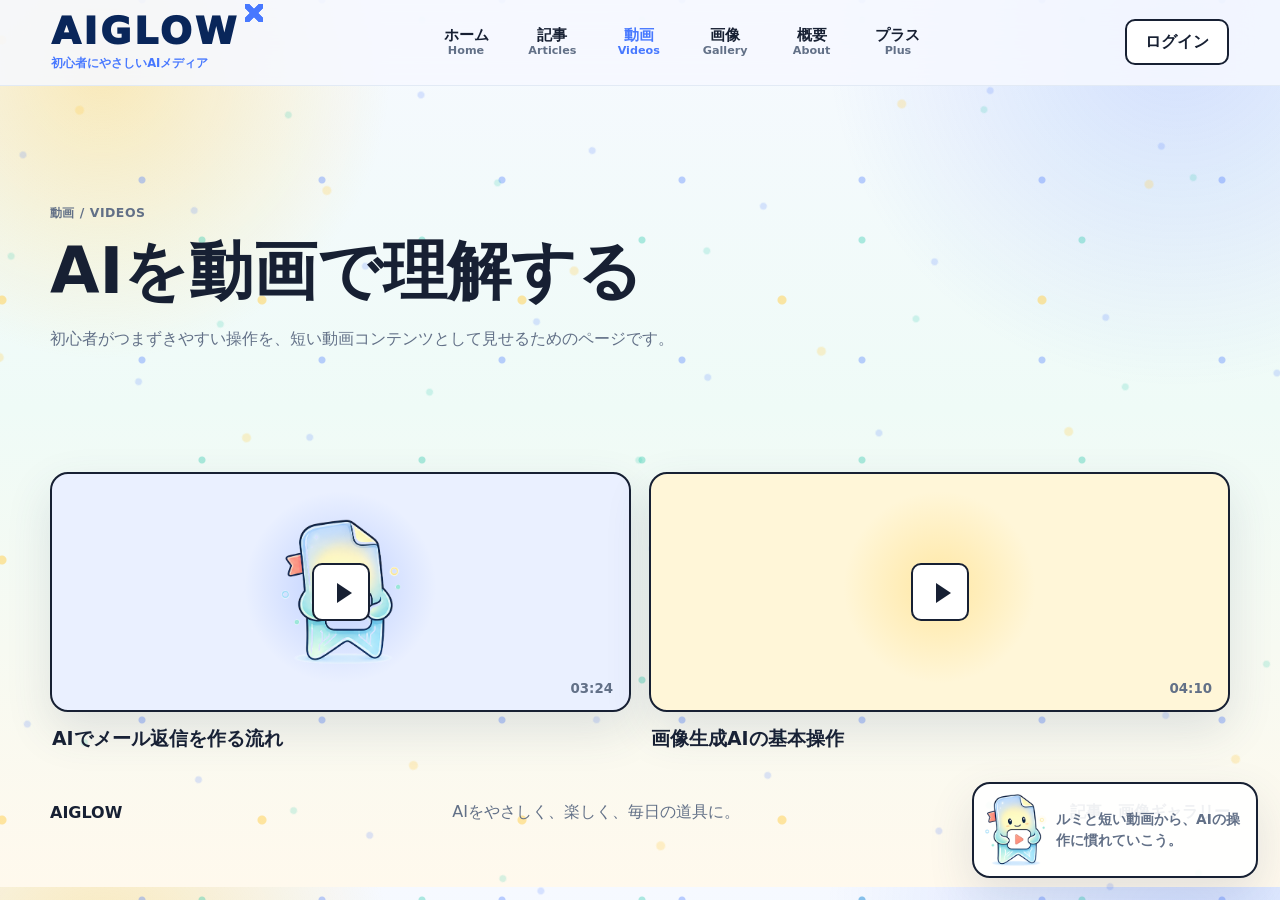
<file: videos.html>
<!doctype html>
<html lang="ja">
  <head><meta charset="UTF-8" /><meta name="viewport" content="width=device-width, initial-scale=1.0" /><title>動画 | AIGLOW</title><link rel="stylesheet" href="./styles.css" /></head>
  <body><div class="sparkle-field" aria-hidden="true"></div><header class="site-header"><a class="brand" href="./index.html"><span class="brand-logo">AIGLOW</span><small>AI Starter Journal</small></a><button class="menu-button" id="menuButton" type="button" aria-expanded="false" aria-controls="siteNav"><span></span><span></span></button><nav class="site-nav" id="siteNav"><a href="./index.html">Home</a><a href="./articles.html">Articles</a><a href="./videos.html" aria-current="page">Videos</a><a href="./gallery.html">Gallery</a><a href="./about.html">About</a><a href="./premium.html">Plus</a></nav><a class="login-button" href="./login.html">ログイン</a></header><aside class="guide-floating" id="guideFloating"><img src="./assets/lumi-video.png" alt="AIGLOWのナビゲーター、ルミ" /><p id="guideMessage">動画なら操作の流れが見えるよ。</p></aside><main><section class="page-hero section-watch" data-guide="ルミと短い動画から、AIの操作に慣れていこう。"><p class="kicker">動画 / Videos</p><h1>AIを動画で理解する</h1><p>初心者がつまずきやすい操作を、短い動画コンテンツとして見せるためのページです。</p></section><section class="video-grid"><article><div class="video-thumb"><img src="./assets/lumi-video.png" alt="" /><span></span><small>03:24</small></div><h3>AIでメール返信を作る流れ</h3></article><article><div class="video-thumb thumb-yellow"><span></span><small>04:10</small></div><h3>画像生成AIの基本操作</h3></article></section></main><footer class="site-footer"><strong>AIGLOW</strong><p>AIをやさしく、楽しく、毎日の道具に。</p><nav><a href="./articles.html">記事</a><a href="./gallery.html">画像ギャラリー</a></nav></footer><script src="./script.js"></script></body>
</html>
</file>
<file: styles.css>
:root {
  --bg: #f6f9ff;
  --surface: #ffffff;
  --ink: #172033;
  --muted: #627087;
  --line: #dfe8f4;
  --blue: #4778ff;
  --blue-soft: #eaf0ff;
  --mint: #21c7a8;
  --mint-soft: #e8fbf6;
  --yellow: #ffd35c;
  --yellow-soft: #fff6d8;
  --coral: #ff7d8f;
  --coral-soft: #fff0f3;
  --radius-sm: 10px;
  --radius-md: 18px;
  --radius-lg: 28px;
  --page: min(1180px, calc(100% - 32px));
  --shadow: 0 18px 46px rgba(54, 76, 112, 0.14);
  --pop: 8px 8px 0 #172033;
  font-family: "Yu Gothic", "Hiragino Kaku Gothic ProN", "Noto Sans JP", system-ui, sans-serif;
}

* { box-sizing: border-box; }
html { scroll-behavior: smooth; }
body {
  margin: 0;
  background:
    radial-gradient(circle at 8% 8%, rgba(255, 211, 92, 0.42), transparent 18rem),
    radial-gradient(circle at 92% 4%, rgba(71, 120, 255, 0.2), transparent 22rem),
    linear-gradient(180deg, #f6f9ff 0%, #effbf7 46%, #fff9ed 100%);
  color: var(--ink);
  letter-spacing: 0;
  overflow-x: hidden;
}
a { color: inherit; text-decoration: none; }
button, input, textarea { font: inherit; }

.sparkle-field {
  position: fixed;
  inset: 0;
  z-index: -1;
  pointer-events: none;
  overflow: hidden;
}
.sparkle-field::before,
.sparkle-field::after {
  position: absolute;
  inset: -10%;
  content: "";
  background-image:
    radial-gradient(circle, rgba(71, 120, 255, 0.35) 0 3px, transparent 4px),
    radial-gradient(circle, rgba(255, 211, 92, 0.55) 0 4px, transparent 5px),
    radial-gradient(circle, rgba(33, 199, 168, 0.35) 0 3px, transparent 4px);
  background-size: 180px 180px, 260px 260px, 220px 220px;
  animation: drift 22s linear infinite;
}
.sparkle-field::after {
  opacity: 0.52;
  transform: rotate(18deg);
  animation-duration: 34s;
}

.site-header {
  position: sticky;
  top: 0;
  z-index: 30;
  display: grid;
  grid-template-columns: auto 1fr auto;
  gap: 22px;
  align-items: center;
  padding: 14px clamp(18px, 4vw, 56px);
  border-bottom: 1px solid rgba(223, 232, 244, 0.86);
  background: rgba(246, 249, 255, 0.86);
  backdrop-filter: blur(18px);
}
.brand {
  position: relative;
  display: inline-flex;
  flex-direction: column;
  gap: 2px;
  align-items: flex-start;
  min-width: 148px;
}
.brand img {
  display: none;
}
.brand strong, .brand small { display: block; }
.brand-logo, .brand strong {
  position: relative;
  color: #09265a;
  font-size: clamp(1.65rem, 3vw, 2.35rem);
  font-weight: 950;
  letter-spacing: 0.08em;
  line-height: 0.95;
}
.brand-logo::after, .brand strong::after {
  position: absolute;
  top: -10px;
  right: -24px;
  width: 18px;
  height: 18px;
  background:
    radial-gradient(circle at 82% 18%, var(--blue) 0 2px, transparent 2.5px),
    linear-gradient(45deg, transparent 38%, var(--blue) 39% 61%, transparent 62%),
    linear-gradient(-45deg, transparent 38%, var(--blue) 39% 61%, transparent 62%);
  content: "";
}
.brand small {
  margin-top: 4px;
  color: var(--blue);
  font-size: 0;
  font-weight: 900;
}
.brand small::after {
  content: "初心者にやさしいAIメディア";
  font-size: 0.72rem;
}

.site-nav {
  display: flex;
  flex-wrap: wrap;
  gap: clamp(12px, 2vw, 26px);
  justify-content: center;
  color: var(--muted);
  font-weight: 800;
}
.site-nav a {
  display: grid;
  gap: 2px;
  min-width: 3.8rem;
  text-align: center;
  font-size: 0.7rem;
  line-height: 1.1;
}
.site-nav a::before {
  color: var(--ink);
  font-size: 0.94rem;
  font-weight: 950;
}
.site-nav a[href$="index.html"]::before { content: "ホーム"; }
.site-nav a[href$="articles.html"]::before { content: "記事"; }
.site-nav a[href$="videos.html"]::before { content: "動画"; }
.site-nav a[href$="gallery.html"]::before { content: "画像"; }
.site-nav a[href$="about.html"]::before { content: "概要"; }
.site-nav a[href$="premium.html"]::before { content: "プラス"; }
.site-nav a:hover, .site-nav a[aria-current="page"] { color: var(--blue); }
.site-nav a:hover::before, .site-nav a[aria-current="page"]::before { color: var(--blue); }
.login-button, .button {
  display: inline-flex;
  align-items: center;
  justify-content: center;
  min-height: 46px;
  padding: 0 18px;
  border: 2px solid var(--ink);
  border-radius: var(--radius-sm);
  font-weight: 900;
}
.login-button, .button-soft { background: var(--surface); }
.button-primary { background: var(--blue); color: #fff; box-shadow: var(--pop); }
.menu-button { display: none; }

main { width: var(--page); margin: 0 auto; }

.guide-floating {
  position: fixed;
  right: 22px;
  bottom: 22px;
  z-index: 25;
  display: grid;
  grid-template-columns: 62px minmax(0, 190px);
  gap: 10px;
  align-items: center;
  padding: 10px;
  border: 2px solid var(--ink);
  border-radius: 18px;
  background: rgba(255, 255, 255, 0.9);
  box-shadow: var(--shadow);
  transform: translateY(0);
  opacity: 1;
  transition: transform 240ms ease, opacity 240ms ease;
}
.guide-floating.is-muted {
  opacity: 0;
  pointer-events: none;
  transform: translateY(12px);
}
.guide-floating.is-active { transform: translateY(-8px) rotate(-1deg); }
.guide-floating img { width: 62px; height: 72px; object-fit: contain; animation: floaty 3.6s ease-in-out infinite; }
.guide-floating p { margin: 0; color: var(--muted); font-size: 0.86rem; line-height: 1.55; font-weight: 800; }

.hero {
  display: grid;
  grid-template-columns: minmax(0, 1fr) minmax(360px, 0.9fr);
  gap: clamp(34px, 6vw, 76px);
  align-items: center;
  min-height: calc(100vh - 78px);
  padding: clamp(56px, 8vw, 100px) 0;
}
.kicker, .chip, .step {
  color: var(--blue);
  font-weight: 900;
  letter-spacing: 0.04em;
  text-transform: uppercase;
  font-size: 0.78rem;
}
.hero h1, .page-hero h1 {
  max-width: 760px;
  margin: 12px 0 22px;
  font-size: clamp(3.05rem, 7vw, 6.6rem);
  line-height: 1.02;
}
.hero p, .section-head p, .feature-band p, .premium-section p, .content-card p, .roadmap p, .page-hero p, .article-body p, .info-card p, .form-panel p {
  color: var(--muted);
  line-height: 1.85;
}
.hero-copy > p:not(.kicker) { max-width: 620px; font-size: 1.08rem; }
.hero-actions { display: flex; flex-wrap: wrap; gap: 14px; margin-top: 32px; }

.hero-guide-card {
  position: relative;
  min-height: 560px;
  display: grid;
  place-items: center;
}
.guide-orbit {
  position: absolute;
  inset: 34px;
  border: 2px dashed rgba(71, 120, 255, 0.22);
  border-radius: 50%;
  animation: rotateSlow 22s linear infinite;
}
.guide-orbit span {
  position: absolute;
  width: 34px;
  height: 34px;
  border: 2px solid var(--ink);
  border-radius: 50%;
  background: var(--yellow);
}
.guide-orbit span:nth-child(1) { top: 8%; left: 20%; }
.guide-orbit span:nth-child(2) { top: 42%; right: -2%; background: var(--mint); }
.guide-orbit span:nth-child(3) { bottom: 4%; left: 30%; background: var(--coral); }
.hero-guide {
  position: relative;
  z-index: 2;
  width: min(390px, 82vw);
  filter: drop-shadow(0 18px 24px rgba(23, 32, 51, 0.18));
  animation: floaty 4.2s ease-in-out infinite;
}
.guide-speech {
  position: absolute;
  right: 0;
  bottom: 18px;
  z-index: 3;
  width: min(320px, 86vw);
  padding: 18px;
  border: 2px solid var(--ink);
  border-radius: var(--radius-md);
  background: var(--surface);
  box-shadow: var(--pop);
}
.guide-speech span { color: var(--blue); font-weight: 900; font-size: 0.76rem; }
.guide-speech strong { display: block; margin: 8px 0; font-size: 1.2rem; }
.guide-speech p { margin: 0; color: var(--muted); line-height: 1.6; }

.roadmap, .card-grid, .video-grid, .gallery-grid, .info-grid {
  display: grid;
  gap: 18px;
}
.roadmap { grid-template-columns: repeat(3, minmax(0, 1fr)); padding-bottom: clamp(64px, 8vw, 102px); }
.roadmap article, .content-card, .price-card, .video-thumb, .gallery-card, .info-card, .form-panel, .article-body, .article-sidebar {
  border: 2px solid var(--ink);
  border-radius: var(--radius-md);
  background: var(--surface);
  box-shadow: var(--shadow);
}
.roadmap article { padding: 24px; }
.roadmap span { color: var(--coral); font-weight: 900; }
.roadmap h2 { margin: 12px 0 8px; font-size: 1.6rem; }

.section-block, .feature-band, .premium-section, .page-hero, .article-layout { padding: clamp(58px, 8vw, 104px) 0; }
.section-head { max-width: 720px; margin-bottom: 30px; }
.section-head h2, .feature-band h2, .premium-section h2, .page-hero h1 {
  margin: 10px 0;
  font-size: clamp(2.2rem, 5vw, 4.1rem);
  line-height: 1.12;
}
.card-grid { grid-template-columns: repeat(3, minmax(0, 1fr)); }
.content-card { overflow: hidden; }
.content-card .chip, .content-card h3, .content-card p, .content-card a { display: block; margin-right: 22px; margin-left: 22px; }
.content-card h3 { min-height: 4.4em; margin-top: 12px; margin-bottom: 10px; font-size: 1.28rem; line-height: 1.45; }
.content-card a, .text-link { margin-top: 18px; margin-bottom: 24px; color: var(--blue); font-weight: 900; }
.card-visual {
  position: relative;
  display: grid;
  place-items: center;
  height: 170px;
  margin-bottom: 22px;
  border-bottom: 2px solid var(--ink);
  overflow: hidden;
}
.card-visual img { width: 86px; animation: floaty 3.4s ease-in-out infinite; }
.visual-chat { background: radial-gradient(circle at 30% 48%, var(--yellow) 0 3rem, transparent 3.1rem), var(--blue-soft); }
.visual-news { background: linear-gradient(135deg, rgba(33, 199, 168, 0.76), transparent 52%), repeating-linear-gradient(0deg, rgba(23,32,51,.08) 0 1px, transparent 1px 18px), var(--mint-soft); }
.visual-work { background: radial-gradient(circle at 68% 38%, var(--coral) 0 3.1rem, transparent 3.2rem), linear-gradient(135deg, #fff0f3, #fff); }

.chip { display: inline-flex; align-items: center; width: fit-content; min-height: 30px; padding: 0 10px; border-radius: 999px; }
.chip-blue { background: var(--blue-soft); color: var(--blue); }
.chip-mint { background: var(--mint-soft); color: #118c76; }
.chip-coral { background: var(--coral-soft); color: #cf4d61; }
.chip-yellow { background: var(--yellow-soft); color: #9b6b00; }

.feature-band { display: grid; grid-template-columns: 0.85fr 1.15fr; gap: 30px; align-items: start; }
.video-grid { grid-template-columns: repeat(2, minmax(0, 1fr)); }
.video-grid article h3 { margin: 14px 2px 0; font-size: 1.18rem; }
.video-thumb {
  position: relative;
  display: grid;
  place-items: center;
  min-height: 240px;
  background: radial-gradient(circle at 50% 48%, rgba(71, 120, 255, .28), transparent 6rem), var(--blue-soft);
}
.video-thumb img {
  width: 120px;
  opacity: 0.95;
  animation: floaty 3.8s ease-in-out infinite;
}
.thumb-yellow { background: radial-gradient(circle at 50% 48%, rgba(255, 211, 92, .42), transparent 6rem), var(--yellow-soft); }
.video-thumb span {
  position: absolute;
  top: 50%; left: 50%;
  width: 58px; height: 58px;
  border: 2px solid var(--ink);
  border-radius: var(--radius-sm);
  background: #fff;
  transform: translate(-50%, -50%);
}
.video-thumb span::after {
  position: absolute; top: 18px; left: 23px;
  width: 0; height: 0;
  border-top: 10px solid transparent;
  border-bottom: 10px solid transparent;
  border-left: 15px solid var(--ink);
  content: "";
}
.video-thumb small { position: absolute; right: 16px; bottom: 14px; color: var(--muted); font-weight: 900; }

.gallery-grid { grid-template-columns: repeat(3, minmax(0, 1fr)); }
.gallery-card {
  display: flex;
  flex-direction: column;
  justify-content: flex-end;
  min-height: 280px;
  padding: 20px;
}
.gallery-card span { color: var(--muted); font-weight: 900; }
.gallery-card strong { margin-top: 8px; font-size: 1.25rem; }
.g1 { background: linear-gradient(135deg, #eaf0ff, #fff0f3); }
.g2 { background: linear-gradient(135deg, #fff6d8, #e8fbf6); }
.g3 { background: linear-gradient(135deg, #e8fbf6, #fff); }

.premium-section { display: grid; grid-template-columns: 1fr 380px; gap: 30px; align-items: center; }
.price-card { padding: 26px; background: #fffdf4; box-shadow: var(--pop); }
.price-card strong { display: block; margin: 16px 0 18px; color: #9b6b00; font-size: 2.9rem; }
.price-card small { color: var(--muted); font-size: 1rem; }
.price-card ul { display: grid; gap: 10px; margin: 0 0 24px; padding-left: 20px; color: var(--muted); line-height: 1.6; }

.page-hero { max-width: 860px; }
.info-grid { grid-template-columns: repeat(3, minmax(0, 1fr)); padding-bottom: 80px; }
.info-card { padding: 24px; }
.info-card h2 { margin: 10px 0; font-size: 1.45rem; }
.article-layout { display: grid; grid-template-columns: minmax(0, 760px) 300px; gap: 34px; align-items: start; }
.article-body { padding: clamp(24px, 4vw, 42px); }
.article-body h1 { margin: 10px 0 12px; font-size: clamp(2.2rem, 5vw, 4rem); line-height: 1.12; }
.article-body h2 { margin-top: 34px; }
.article-body h3 { margin: 24px 0 8px; font-size: 1.18rem; }
.article-meta { display: flex; flex-wrap: wrap; gap: 12px; color: var(--muted); font-weight: 800; }
.article-hero { display: grid; place-items: center; min-height: 260px; margin: 28px 0; border: 2px solid var(--ink); border-radius: var(--radius-md); background: var(--blue-soft); }
.article-hero img { width: 150px; animation: floaty 3.6s ease-in-out infinite; }
.article-sidebar { position: sticky; top: 100px; display: grid; gap: 14px; padding: 22px; }
.article-sidebar a { color: var(--blue); font-weight: 900; }
.form-panel { display: grid; gap: 16px; max-width: 680px; padding: 26px; margin-bottom: 80px; }
.form-panel label { display: grid; gap: 8px; color: var(--muted); font-weight: 900; }
.form-panel input, .form-panel textarea { width: 100%; min-height: 46px; border: 2px solid var(--ink); border-radius: var(--radius-sm); padding: 12px; background: #fff; color: var(--ink); }

.site-footer {
  display: flex;
  gap: 18px;
  justify-content: space-between;
  align-items: center;
  width: var(--page);
  margin: 0 auto;
  padding: 34px 0 48px;
  color: var(--muted);
}
.site-footer strong { color: var(--ink); }
.site-footer nav { display: flex; flex-wrap: wrap; gap: 16px; font-weight: 800; }

@keyframes floaty { 0%, 100% { transform: translateY(0) rotate(-1deg); } 50% { transform: translateY(-12px) rotate(1deg); } }
@keyframes rotateSlow { to { transform: rotate(360deg); } }
@keyframes drift { to { transform: translate3d(-120px, 100px, 0); } }

@media (prefers-reduced-motion: reduce) {
  *, *::before, *::after { animation-duration: 0.01ms !important; animation-iteration-count: 1 !important; scroll-behavior: auto !important; }
}

@media (max-width: 980px) {
  .site-header, .hero, .roadmap, .card-grid, .feature-band, .video-grid, .gallery-grid, .premium-section, .info-grid, .article-layout {
    grid-template-columns: 1fr;
  }
  .site-nav, .login-button { display: none; }
  .site-nav.is-open, .login-button.is-open { display: flex; grid-column: 1 / -1; justify-content: flex-start; }
  .menu-button {
    display: grid;
    gap: 6px;
    justify-self: end;
    width: 44px; height: 44px;
    border: 2px solid var(--ink);
    border-radius: var(--radius-sm);
    background: #fff;
    padding: 12px;
  }
  .menu-button span { height: 2px; background: var(--ink); }
  .hero { min-height: auto; }
  .hero-guide-card { min-height: 480px; }
  .article-sidebar { position: static; }
}

@media (max-width: 620px) {
  main, .site-footer { width: min(100% - 24px, 1180px); }
  .hero h1, .page-hero h1 { font-size: 2.85rem; }
  .hero-actions, .site-footer { align-items: stretch; flex-direction: column; }
  .guide-floating { right: 10px; bottom: 10px; grid-template-columns: 48px 1fr; max-width: calc(100% - 20px); }
  .guide-floating img { width: 48px; height: 58px; }
  .guide-floating p { font-size: 0.78rem; }
  .guide-speech { position: relative; right: auto; bottom: auto; margin-top: -42px; }
}
</file>
